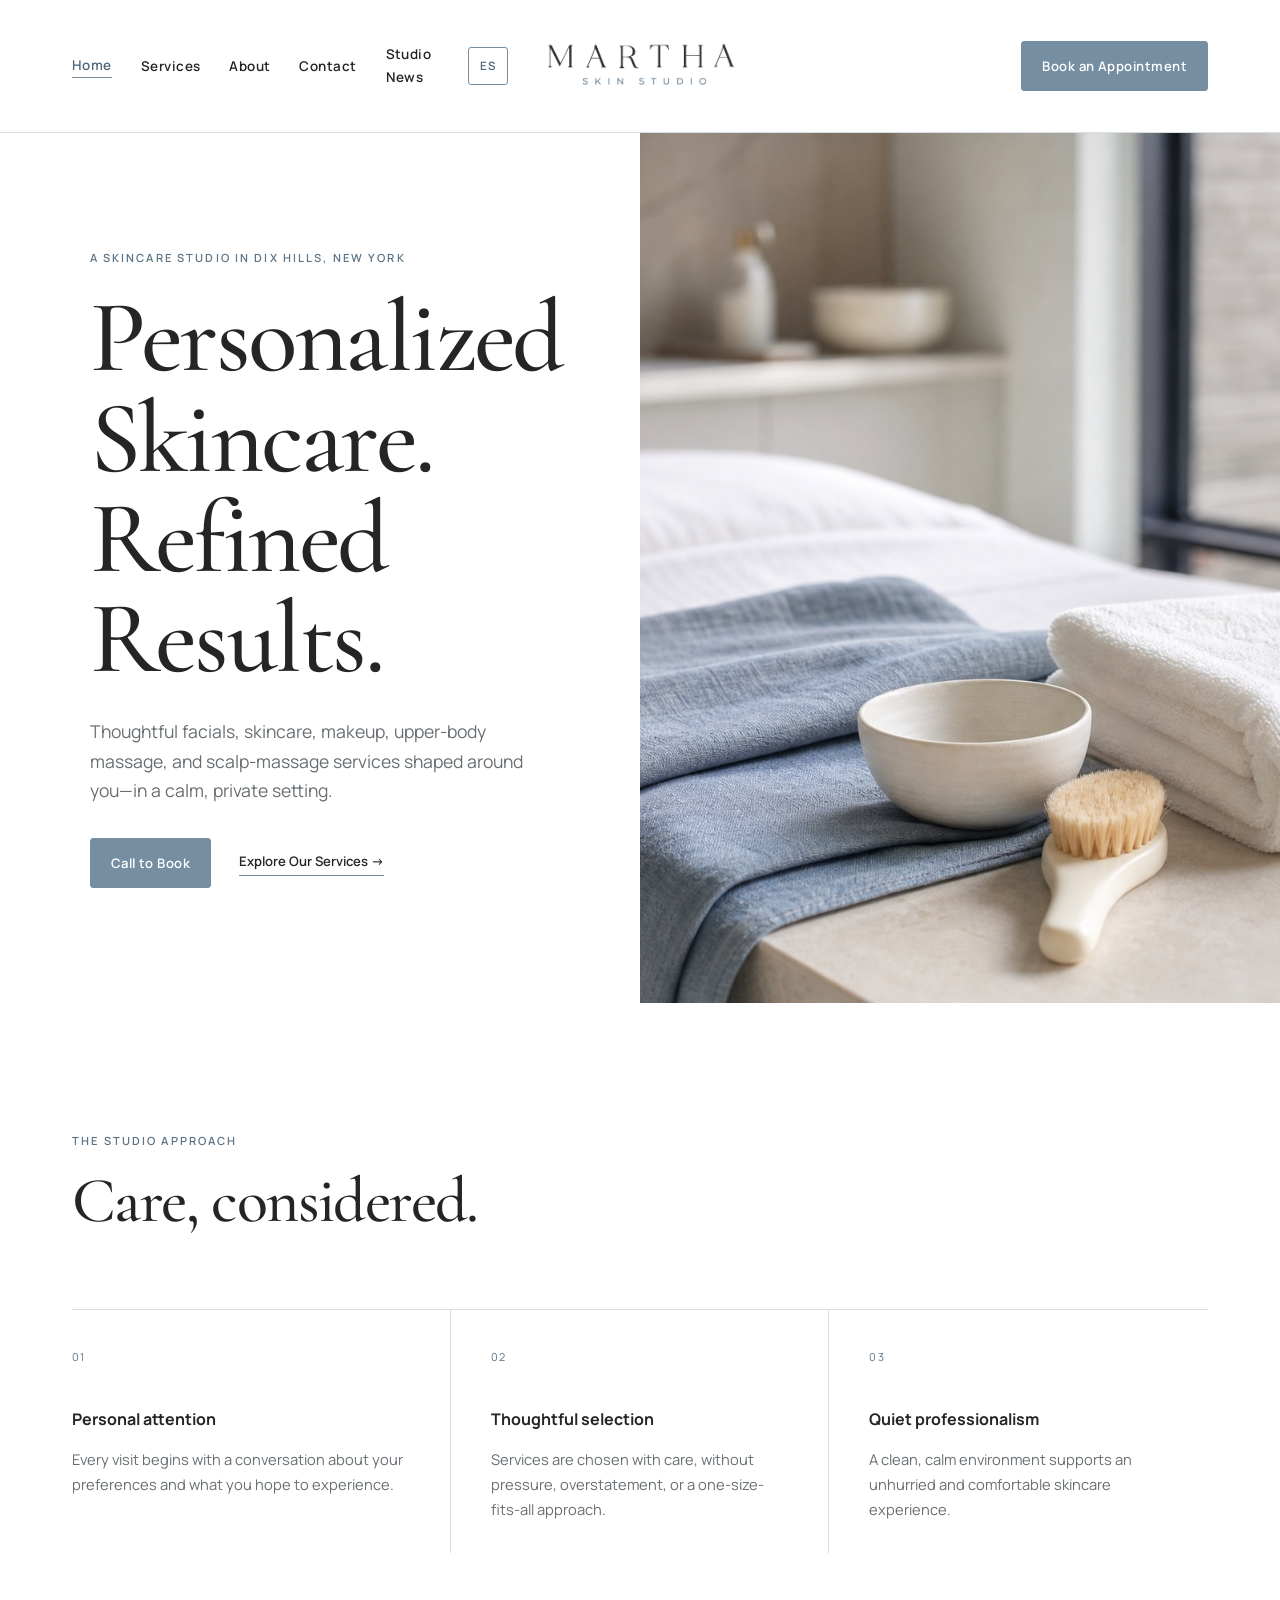
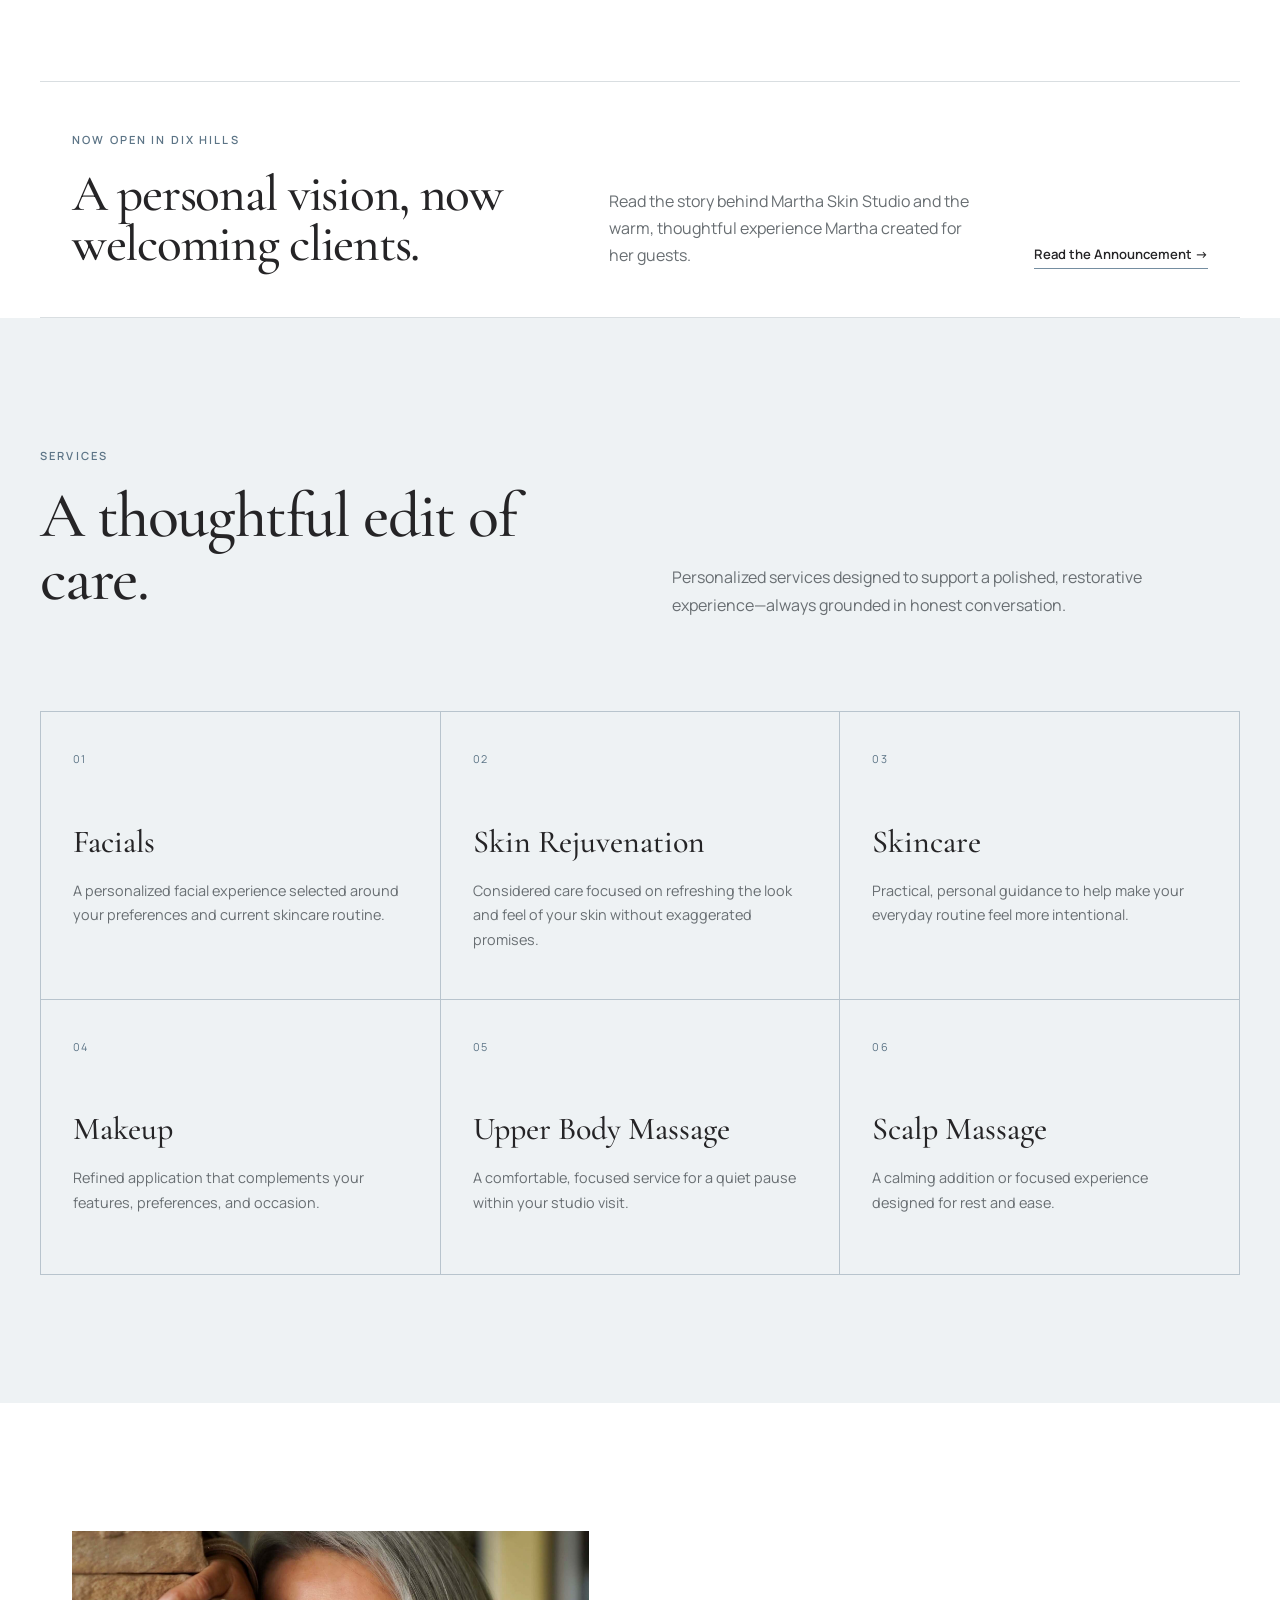
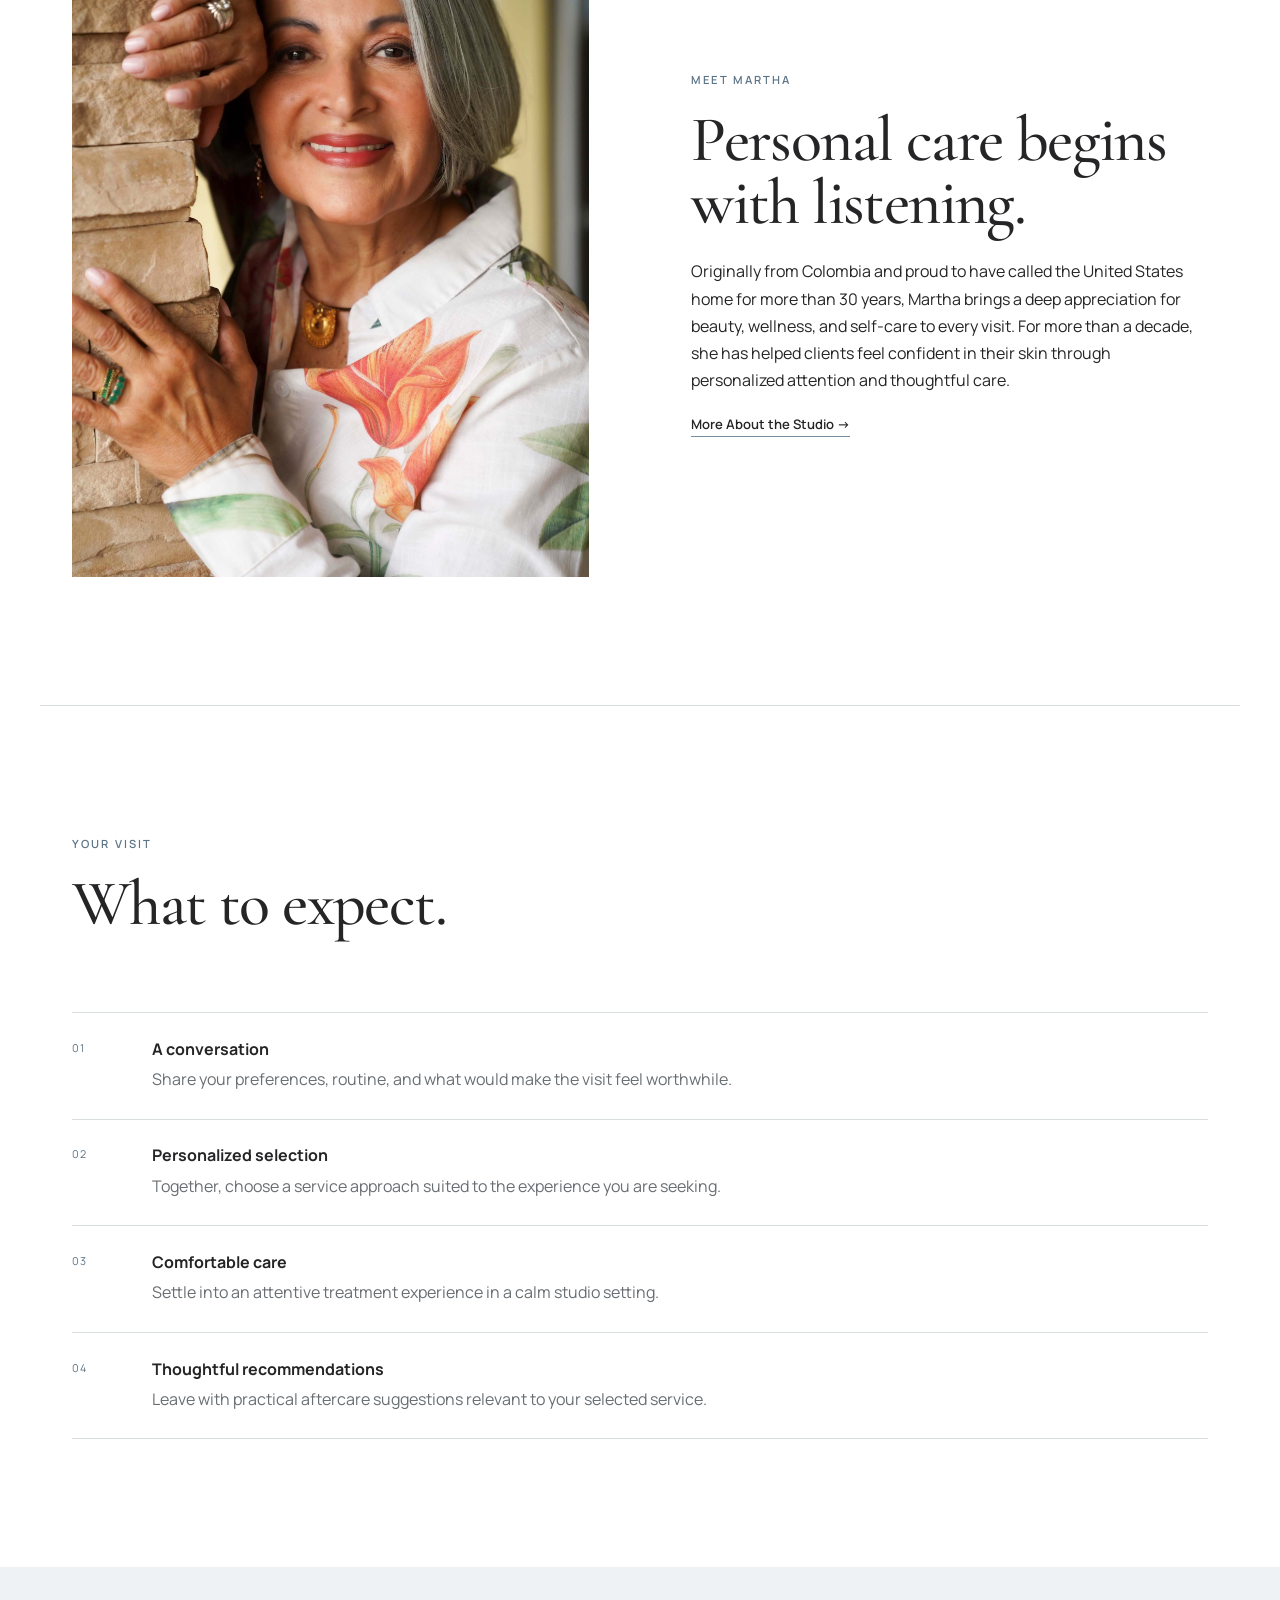
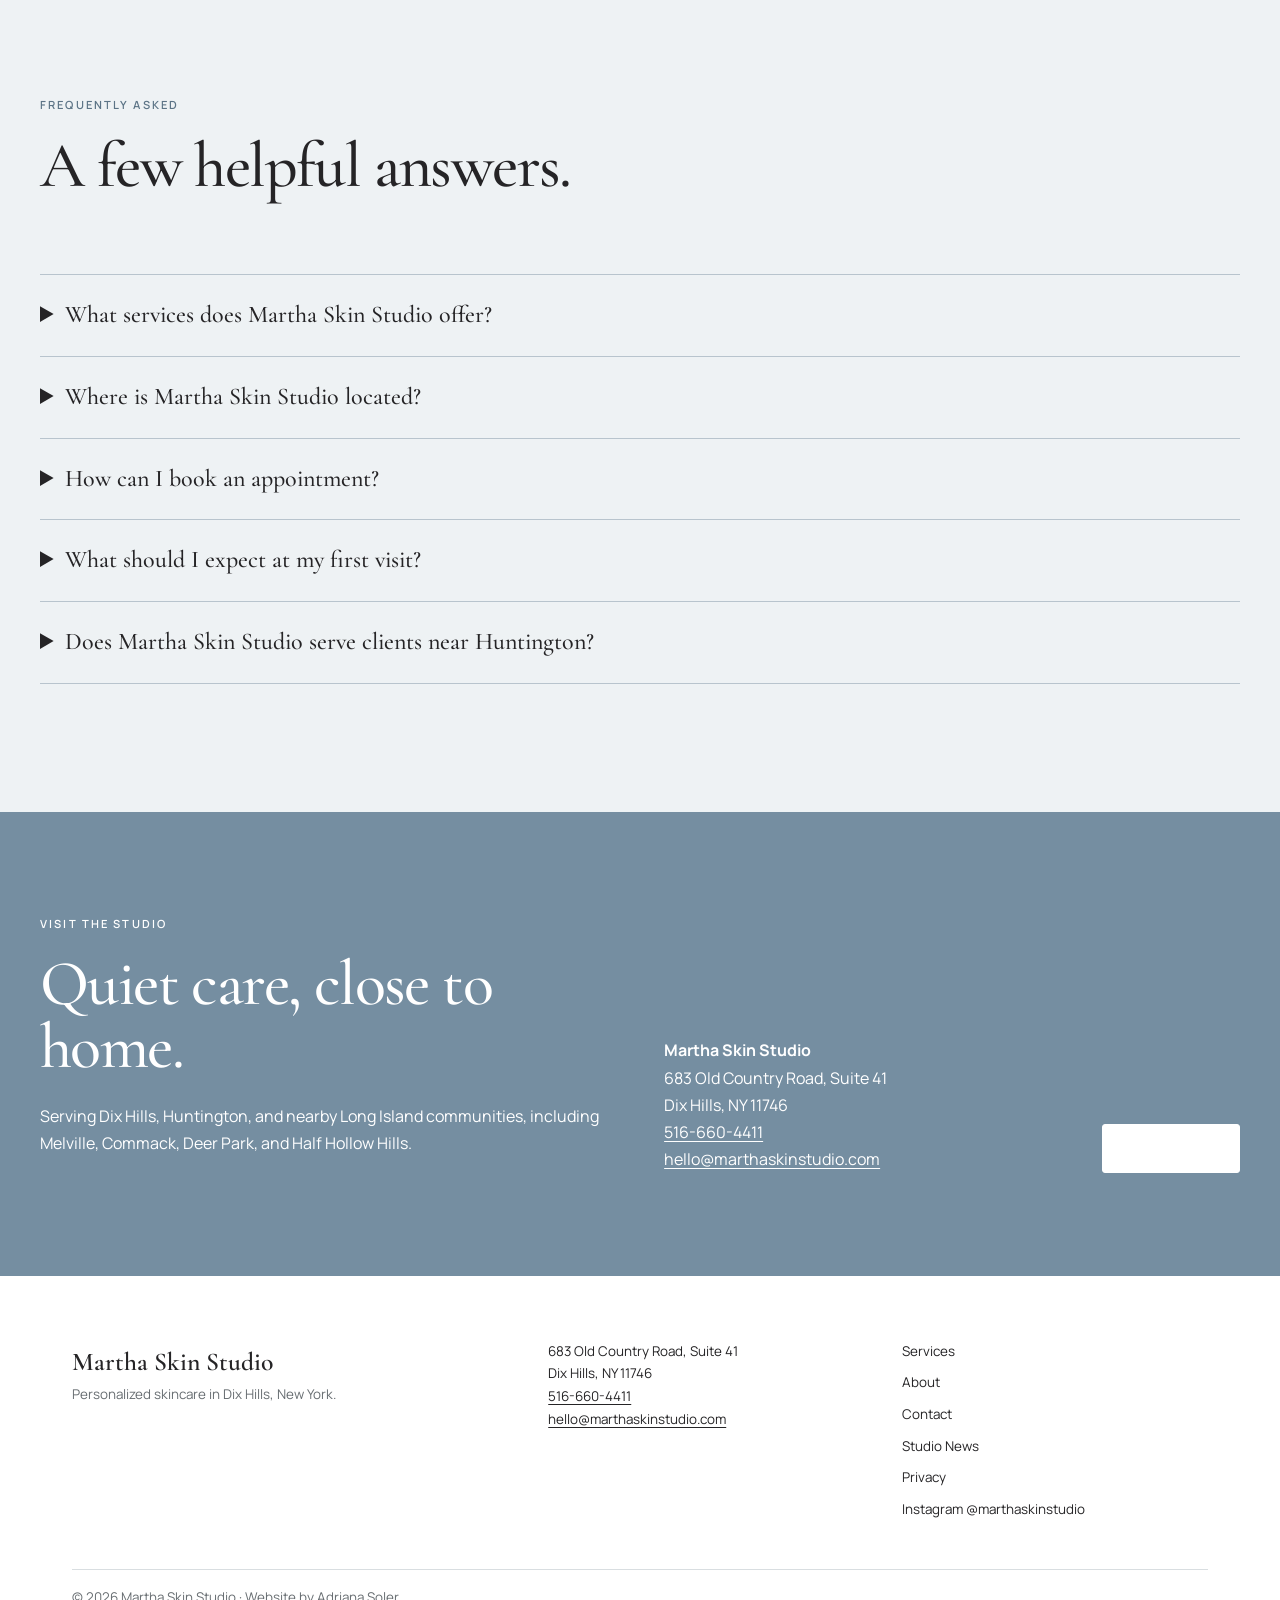
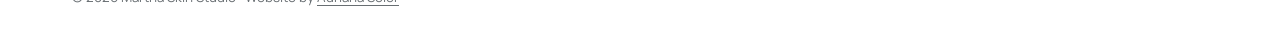
<file: index.html>
<!doctype html>
<html lang="en">
<head>
  <meta charset="utf-8">
  <meta name="viewport" content="width=device-width, initial-scale=1">
  <link rel="icon" type="image/png" sizes="512x512" href="assets/favicon.png">
  <link rel="apple-touch-icon" href="assets/favicon.png">
  <title>Martha Skin Studio | Facials &amp; Skincare in Dix Hills, NY</title>
  <meta name="description" content="Discover personalized facials, skincare, makeup, upper-body massage, and scalp-massage services at Martha Skin Studio in Dix Hills, New York.">
  <link rel="canonical" href="https://www.marthaskinstudio.com/">
  <meta property="og:type" content="website">
  <meta property="og:title" content="Martha Skin Studio | Facials &amp; Skincare in Dix Hills, NY">
  <meta property="og:description" content="Personalized skincare and thoughtful care in a calm Dix Hills studio.">
  <meta property="og:url" content="https://www.marthaskinstudio.com/">
  <meta property="og:image" content="https://www.marthaskinstudio.com/assets/hero-skincare.jpg">
  <meta name="twitter:card" content="summary_large_image">
  <meta name="twitter:title" content="Martha Skin Studio | Dix Hills, NY">
  <meta name="twitter:description" content="Personalized facials, skincare, makeup, and massage services in Dix Hills.">
  <meta name="twitter:image" content="https://www.marthaskinstudio.com/assets/hero-skincare.jpg">
  <link rel="preconnect" href="https://fonts.googleapis.com">
  <link rel="preconnect" href="https://fonts.gstatic.com" crossorigin>
  <link href="https://fonts.googleapis.com/css2?family=Cormorant+Garamond:wght@500;600&amp;family=Manrope:wght@400;500;600&amp;display=swap" rel="stylesheet">
  <link rel="stylesheet" href="styles.css?v=14">
  <script type="application/ld+json">
  {
    "@context": "https://schema.org",
    "@type": "LocalBusiness",
    "name": "Martha Skin Studio",
    "url": "https://www.marthaskinstudio.com/",
    "logo": "https://www.marthaskinstudio.com/assets/martha-skin-studio-logo.png",
    "image": "https://www.marthaskinstudio.com/assets/hero-skincare.jpg",
    "telephone": "+1-516-660-4411",
    "email": "hello@marthaskinstudio.com",
    "address": {
      "@type": "PostalAddress",
      "streetAddress": "683 Old Country Road, Suite 41",
      "addressLocality": "Dix Hills",
      "addressRegion": "NY",
      "postalCode": "11746",
      "addressCountry": "US"
    },
    "areaServed": ["Dix Hills, NY", "Huntington, NY", "Long Island, NY"],
    "sameAs": ["https://www.instagram.com/marthaskinstudio/"]
    ,"openingHoursSpecification": [
      {
        "@type": "OpeningHoursSpecification",
        "dayOfWeek": ["Tuesday", "Wednesday", "Thursday", "Friday", "Saturday"],
        "opens": "10:00",
        "closes": "19:00"
      }
    ]
  }
  </script>
  <script type="application/ld+json">
  {
    "@context": "https://schema.org",
    "@type": "FAQPage",
    "mainEntity": [
      {"@type":"Question","name":"What services does Martha Skin Studio offer?","acceptedAnswer":{"@type":"Answer","text":"Martha Skin Studio offers facials, skin rejuvenation, skincare, makeup, upper-body massage, and scalp massage."}},
      {"@type":"Question","name":"Where is Martha Skin Studio located?","acceptedAnswer":{"@type":"Answer","text":"Martha Skin Studio is located at 683 Old Country Road, Suite 41, in Dix Hills, New York."}},
      {"@type":"Question","name":"How can I book an appointment?","acceptedAnswer":{"@type":"Answer","text":"Call Martha Skin Studio at 516-660-4411 to book an appointment."}},
      {"@type":"Question","name":"What should I expect at my first visit?","acceptedAnswer":{"@type":"Answer","text":"Your visit begins with a conversation about your preferences, followed by thoughtful service selection, a comfortable treatment experience, and relevant aftercare recommendations."}},
      {"@type":"Question","name":"Does Martha Skin Studio serve clients near Huntington?","acceptedAnswer":{"@type":"Answer","text":"Yes. The Dix Hills studio welcomes guests from Huntington and nearby Long Island communities."}}
    ]
  }
  </script>
</head>
<body>
  <a class="skip-link" href="#main">Skip to content</a>
  <header class="site-header">
    <div class="header-inner">
      <button class="menu-toggle" type="button" aria-expanded="false" aria-controls="site-nav"><span class="menu-label">Menu</span><span aria-hidden="true">☰</span></button>
      <a class="brand" href="index.html" aria-label="Martha Skin Studio home">
        <img src="assets/martha-skin-studio-logo.png" alt="Martha Skin Studio" width="240" height="58">
      </a>
      <nav id="site-nav" class="site-nav" aria-label="Primary">
        <a aria-current="page" href="index.html">Home</a>
        <a href="services.html">Services</a>
        <a href="about.html">About</a>
        <a href="contact.html">Contact</a>
        <a href="studio-news.html">Studio News</a>
      </nav>
      <a class="button header-cta" href="tel:+15166604411">Book an Appointment</a>
    </div>
  </header>
  <main id="main">
    <section class="hero">
      <div class="hero-copy">
        <p class="eyebrow">A skincare studio in Dix Hills, New York</p>
        <h1>Personalized Skincare.<br>Refined Results.</h1>
        <p class="lede">Thoughtful facials, skincare, makeup, upper-body massage, and scalp-massage services shaped around you—in a calm, private setting.</p>
        <div class="actions"><a class="button" href="tel:+15166604411">Call to Book</a><a class="text-link" href="services.html">Explore Our Services <span aria-hidden="true">→</span></a></div>
      </div>
      <figure class="hero-media">
        <img src="assets/hero-skincare.jpg" alt="A serene, carefully prepared skincare treatment setting" width="1200" height="900" decoding="async">
      </figure>
    </section>

    <section class="section trust" aria-labelledby="trust-title">
      <div class="section-heading"><p class="eyebrow">The studio approach</p><h2 id="trust-title">Care, considered.</h2></div>
      <div class="three-up">
        <article><span>01</span><h3>Personal attention</h3><p>Every visit begins with a conversation about your preferences and what you hope to experience.</p></article>
        <article><span>02</span><h3>Thoughtful selection</h3><p>Services are chosen with care, without pressure, overstatement, or a one-size-fits-all approach.</p></article>
        <article><span>03</span><h3>Quiet professionalism</h3><p>A clean, calm environment supports an unhurried and comfortable skincare experience.</p></article>
      </div>
    </section>

    <aside class="studio-announcement" aria-label="Studio announcement">
      <div><p class="eyebrow">Now open in Dix Hills</p><h2>A personal vision, now welcoming clients.</h2></div>
      <p>Read the story behind Martha Skin Studio and the warm, thoughtful experience Martha created for her guests.</p>
      <a class="text-link" href="news.html">Read the Announcement <span aria-hidden="true">→</span></a>
    </aside>

    <section class="section services-preview" aria-labelledby="services-title">
      <div class="section-heading split"><div><p class="eyebrow">Services</p><h2 id="services-title">A thoughtful edit of care.</h2></div><p>Personalized services designed to support a polished, restorative experience—always grounded in honest conversation.</p></div>
      <div class="service-grid">
        <a href="services.html#facials"><span>01</span><h3>Facials</h3><p>A personalized facial experience selected around your preferences and current skincare routine.</p></a>
        <a href="services.html#skin-rejuvenation"><span>02</span><h3>Skin Rejuvenation</h3><p>Considered care focused on refreshing the look and feel of your skin without exaggerated promises.</p></a>
        <a href="services.html#skincare"><span>03</span><h3>Skincare</h3><p>Practical, personal guidance to help make your everyday routine feel more intentional.</p></a>
        <a href="services.html#makeup"><span>04</span><h3>Makeup</h3><p>Refined application that complements your features, preferences, and occasion.</p></a>
        <a href="services.html#upper-body-massage"><span>05</span><h3>Upper Body Massage</h3><p>A comfortable, focused service for a quiet pause within your studio visit.</p></a>
        <a href="services.html#scalp-massage"><span>06</span><h3>Scalp Massage</h3><p>A calming addition or focused experience designed for rest and ease.</p></a>
      </div>
    </section>

    <section class="section about-preview">
      <figure><img src="assets/martha-portrait.jpg" alt="Portrait of Martha, founder of Martha Skin Studio" width="800" height="1000" loading="lazy" decoding="async"></figure>
      <div class="narrow-copy"><p class="eyebrow">Meet Martha</p><h2>Personal care begins with listening.</h2>
        <p>Originally from Colombia and proud to have called the United States home for more than 30 years, Martha brings a deep appreciation for beauty, wellness, and self-care to every visit. For more than a decade, she has helped clients feel confident in their skin through personalized attention and thoughtful care.</p>
        <a class="text-link" href="about.html">More About the Studio <span aria-hidden="true">→</span></a>
      </div>
    </section>

    <section class="section experience" aria-labelledby="experience-title">
      <div class="section-heading"><p class="eyebrow">Your visit</p><h2 id="experience-title">What to expect.</h2></div>
      <ol class="steps">
        <li><span>01</span><div><h3>A conversation</h3><p>Share your preferences, routine, and what would make the visit feel worthwhile.</p></div></li>
        <li><span>02</span><div><h3>Personalized selection</h3><p>Together, choose a service approach suited to the experience you are seeking.</p></div></li>
        <li><span>03</span><div><h3>Comfortable care</h3><p>Settle into an attentive treatment experience in a calm studio setting.</p></div></li>
        <li><span>04</span><div><h3>Thoughtful recommendations</h3><p>Leave with practical aftercare suggestions relevant to your selected service.</p></div></li>
      </ol>
    </section>

    <section class="section faq" aria-labelledby="faq-title">
      <div class="section-heading"><p class="eyebrow">Frequently asked</p><h2 id="faq-title">A few helpful answers.</h2></div>
      <div class="faq-list">
        <details><summary>What services does Martha Skin Studio offer?</summary><p>Facials, skin rejuvenation, skincare, makeup, upper-body massage, and scalp massage.</p></details>
        <details><summary>Where is Martha Skin Studio located?</summary><p>683 Old Country Road, Suite 41, in Dix Hills, New York.</p></details>
        <details><summary>How can I book an appointment?</summary><p>Call Martha Skin Studio at <a href="tel:+15166604411">516-660-4411</a> to book.</p></details>
        <details><summary>What should I expect at my first visit?</summary><p>A conversation about your preferences, thoughtful service selection, a comfortable treatment experience, and relevant aftercare recommendations.</p></details>
        <details><summary>Does Martha Skin Studio serve clients near Huntington?</summary><p>Yes. The Dix Hills studio welcomes guests from Huntington and nearby Long Island communities.</p></details>
      </div>
    </section>

    <section class="local-contact">
      <div><p class="eyebrow">Visit the studio</p><h2>Quiet care, close to home.</h2><p>Serving Dix Hills, Huntington, and nearby Long Island communities, including Melville, Commack, Deer Park, and Half Hollow Hills.</p></div>
      <address><strong>Martha Skin Studio</strong><br>683 Old Country Road, Suite 41<br>Dix Hills, NY 11746<br><a href="tel:+15166604411">516-660-4411</a><br><a href="mailto:hello@marthaskinstudio.com">hello@marthaskinstudio.com</a></address>
      <!-- REPLACE THE GOOGLE MAPS SEARCH URL BELOW WITH THE VERIFIED BUSINESS LISTING URL -->
      <a class="button button-light" href="https://www.google.com/maps/search/?api=1&amp;query=683+Old+Country+Road+Suite+41+Dix+Hills+NY+11746" rel="noopener">Get Directions</a>
    </section>
  </main>
  <footer class="site-footer">
    <div class="footer-brand"><strong>Martha Skin Studio</strong><p>Personalized skincare in Dix Hills, New York.</p></div>
    <address>683 Old Country Road, Suite 41<br>Dix Hills, NY 11746<br><a href="tel:+15166604411">516-660-4411</a><br><a href="mailto:hello@marthaskinstudio.com">hello@marthaskinstudio.com</a></address>
    <nav aria-label="Footer"><a href="services.html">Services</a><a href="about.html">About</a><a href="contact.html">Contact</a><a href="studio-news.html">Studio News</a><a href="privacy.html">Privacy</a><a href="https://www.instagram.com/marthaskinstudio/" rel="noopener" target="_blank">Instagram @marthaskinstudio</a></nav>
    <p class="copyright">© <span data-year>2026</span> Martha Skin Studio <span aria-hidden="true">·</span> Website by <a href="https://adrianasoler.com" rel="noopener" target="_blank">Adriana Soler</a></p>
  </footer>
  <script src="script.js?v=12" defer></script>
</body>
</html>
</file>
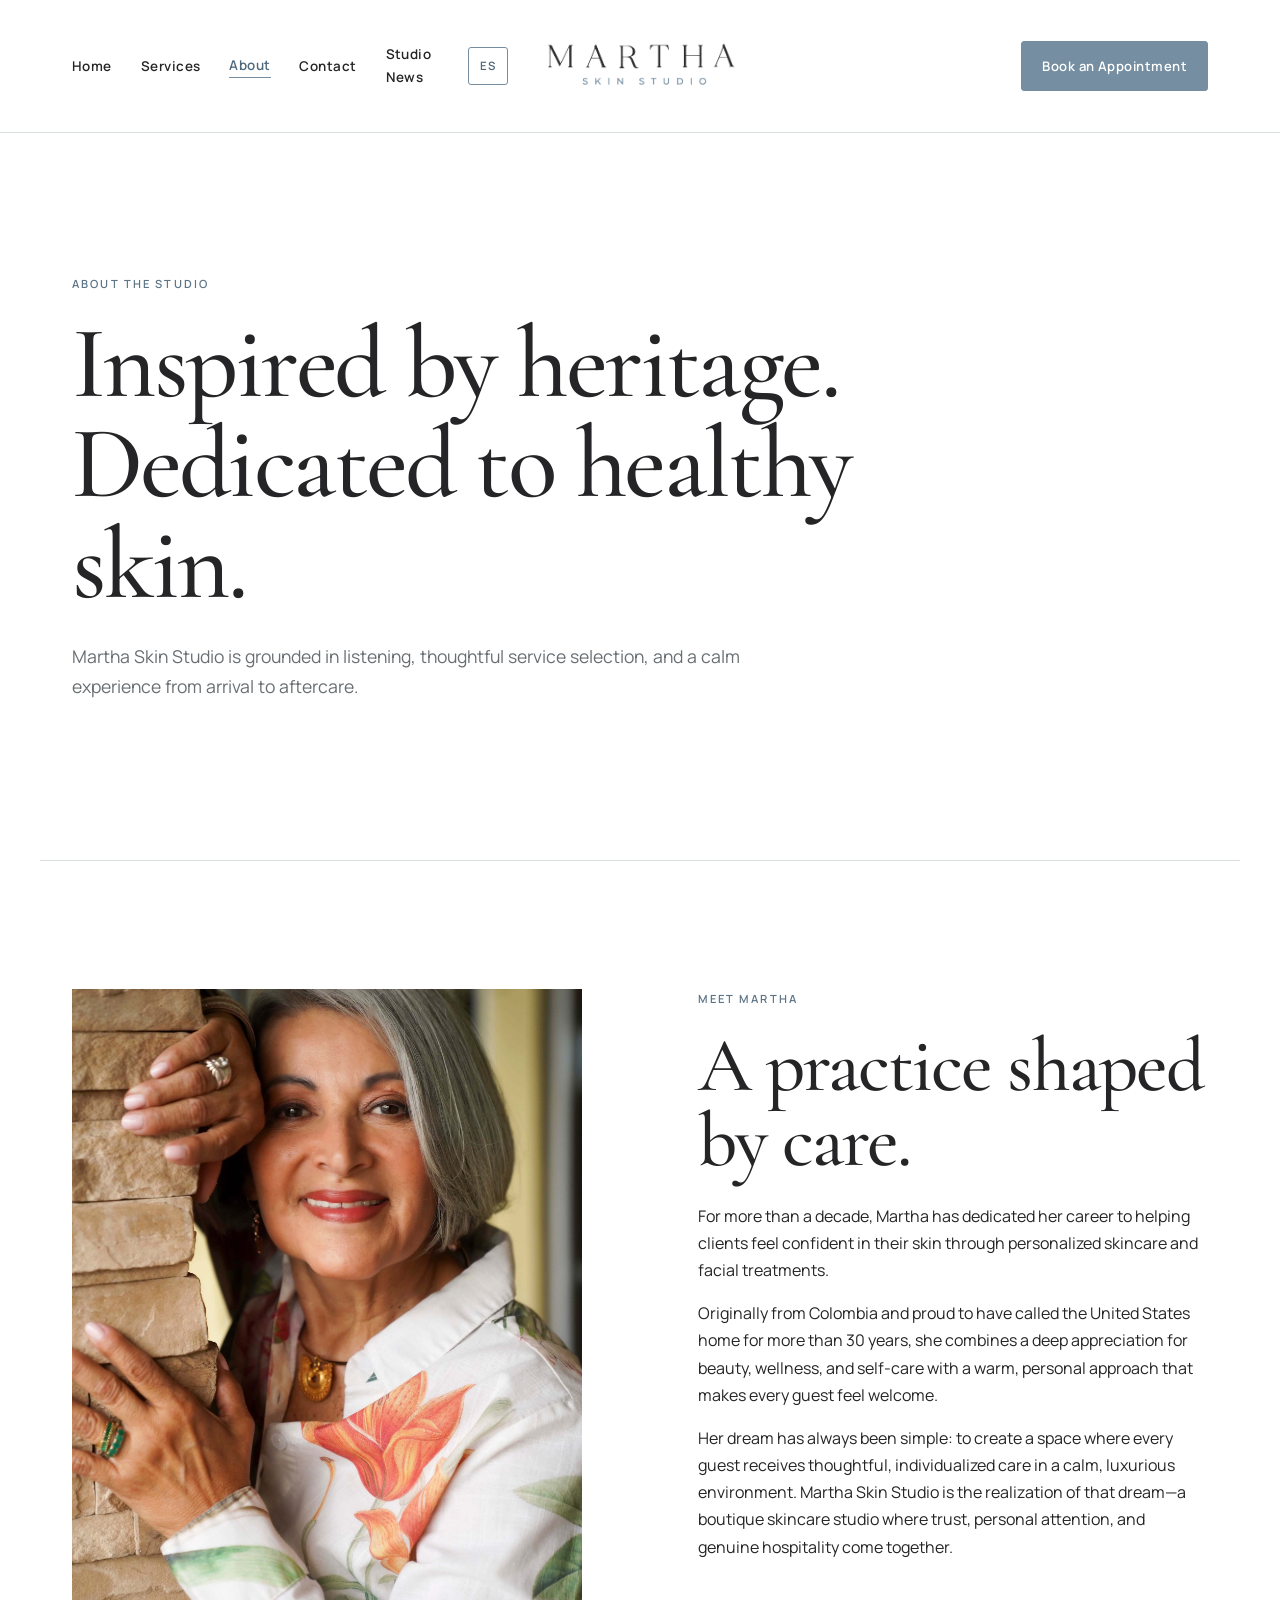
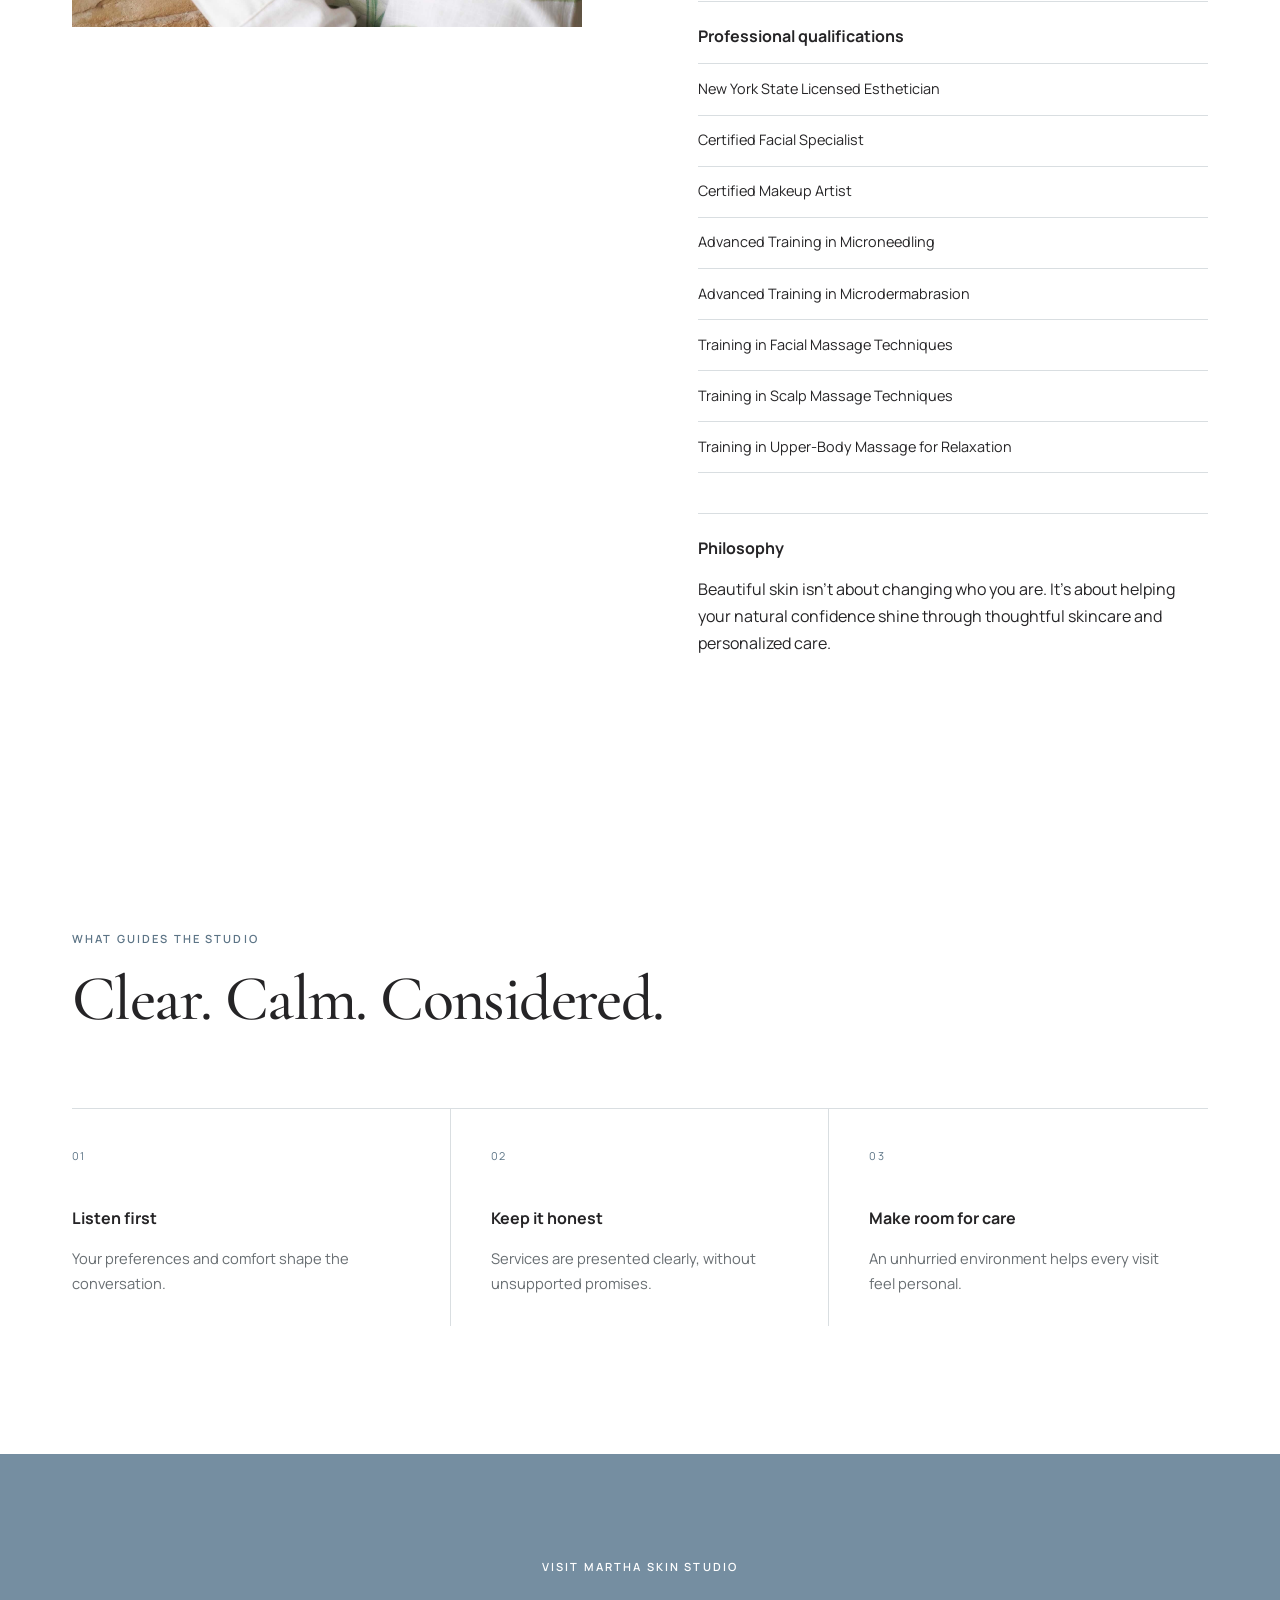
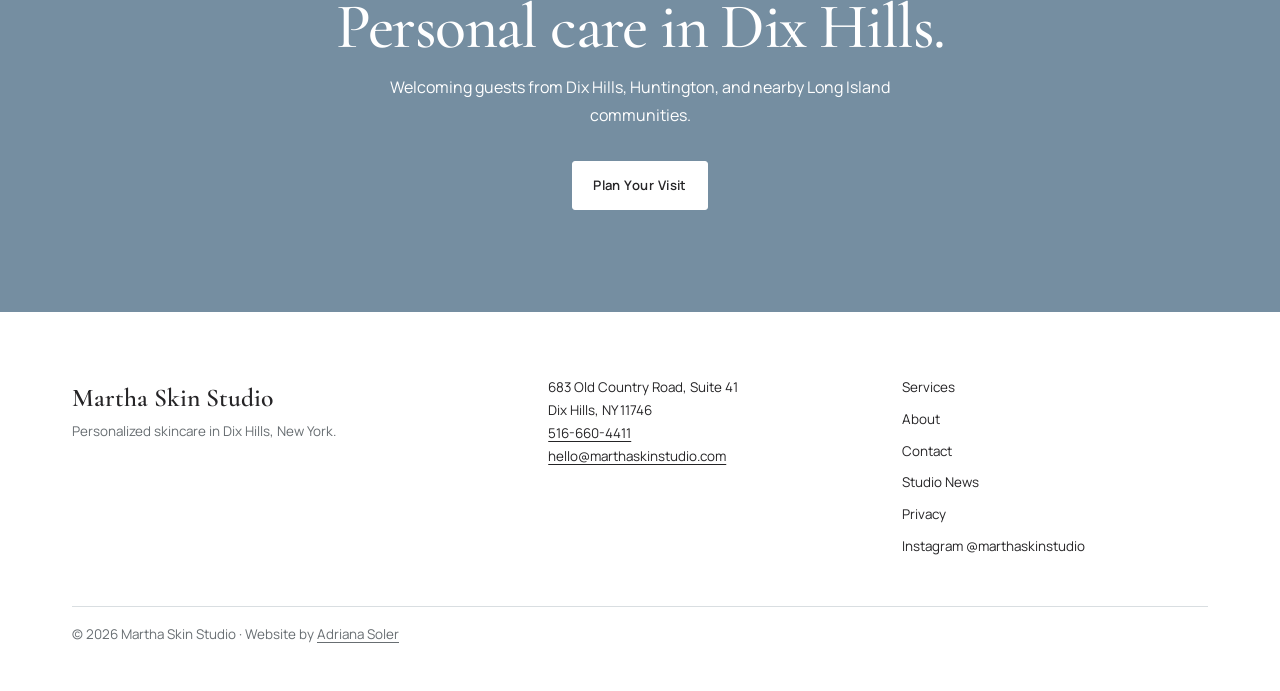
<file: about.html>
<!doctype html>
<html lang="en"><head>
  <meta charset="utf-8"><meta name="viewport" content="width=device-width, initial-scale=1">
  <link rel="icon" type="image/png" sizes="512x512" href="assets/favicon.png"><link rel="apple-touch-icon" href="assets/favicon.png">
  <title>About Martha Skin Studio | Dix Hills, NY</title><meta name="description" content="Learn about the thoughtful, personal approach behind Martha Skin Studio, a calm skincare studio in Dix Hills, New York.">
  <link rel="canonical" href="https://www.marthaskinstudio.com/about.html">
  <meta property="og:type" content="website"><meta property="og:title" content="About Martha Skin Studio"><meta property="og:description" content="Personal attention and thoughtful skincare in Dix Hills, NY."><meta property="og:url" content="https://www.marthaskinstudio.com/about.html"><meta property="og:image" content="https://www.marthaskinstudio.com/assets/martha-portrait.jpg">
  <meta name="twitter:card" content="summary_large_image"><meta name="twitter:title" content="About Martha Skin Studio"><meta name="twitter:description" content="A calm, thoughtful approach to personal skincare."><meta name="twitter:image" content="https://www.marthaskinstudio.com/assets/martha-portrait.jpg">
  <link rel="preconnect" href="https://fonts.googleapis.com"><link rel="preconnect" href="https://fonts.gstatic.com" crossorigin><link href="https://fonts.googleapis.com/css2?family=Cormorant+Garamond:wght@500;600&amp;family=Manrope:wght@400;500;600&amp;display=swap" rel="stylesheet"><link rel="stylesheet" href="styles.css?v=12">
</head><body><a class="skip-link" href="#main">Skip to content</a>
<header class="site-header"><div class="header-inner"><button class="menu-toggle" type="button" aria-expanded="false" aria-controls="site-nav"><span class="menu-label">Menu</span><span aria-hidden="true">☰</span></button><a class="brand" href="index.html" aria-label="Martha Skin Studio home"><img src="assets/martha-skin-studio-logo.png" alt="Martha Skin Studio" width="240" height="58"></a><nav id="site-nav" class="site-nav" aria-label="Primary"><a href="index.html">Home</a><a href="services.html">Services</a><a aria-current="page" href="about.html">About</a><a href="contact.html">Contact</a><a href="studio-news.html">Studio News</a></nav><a class="button header-cta" href="tel:+15166604411">Book an Appointment</a></div></header>
<main id="main">
  <section class="page-hero"><p class="eyebrow">About the studio</p><h1>Inspired by heritage. Dedicated to healthy skin.</h1><p>Martha Skin Studio is grounded in listening, thoughtful service selection, and a calm experience from arrival to aftercare.</p></section>
  <section class="editorial-about"><figure><img src="assets/martha-portrait.jpg" alt="Portrait of Martha, founder of Martha Skin Studio" width="800" height="1000" decoding="async"></figure><div>
    <p class="eyebrow">Meet Martha</p><h2>A practice shaped by care.</h2>
    <p>For more than a decade, Martha has dedicated her career to helping clients feel confident in their skin through personalized skincare and facial treatments.</p>
    <p>Originally from Colombia and proud to have called the United States home for more than 30 years, she combines a deep appreciation for beauty, wellness, and self-care with a warm, personal approach that makes every guest feel welcome.</p>
    <p>Her dream has always been simple: to create a space where every guest receives thoughtful, individualized care in a calm, luxurious environment. Martha Skin Studio is the realization of that dream—a boutique skincare studio where trust, personal attention, and genuine hospitality come together.</p>
    <div class="fact-block"><h3>Professional qualifications</h3>
      <ul class="qualification-list">
        <li>New York State Licensed Esthetician</li>
        <li>Certified Facial Specialist</li>
        <li>Certified Makeup Artist</li>
        <li>Advanced Training in Microneedling</li>
        <li>Advanced Training in Microdermabrasion</li>
        <li>Training in Facial Massage Techniques</li>
        <li>Training in Scalp Massage Techniques</li>
        <li>Training in Upper-Body Massage for Relaxation</li>
      </ul>
    </div>
    <div class="fact-block"><h3>Philosophy</h3><p>Beautiful skin isn’t about changing who you are. It’s about helping your natural confidence shine through thoughtful skincare and personalized care.</p></div>
  </div></section>
  <section class="section values"><div class="section-heading"><p class="eyebrow">What guides the studio</p><h2>Clear. Calm. Considered.</h2></div><div class="three-up"><article><span>01</span><h3>Listen first</h3><p>Your preferences and comfort shape the conversation.</p></article><article><span>02</span><h3>Keep it honest</h3><p>Services are presented clearly, without unsupported promises.</p></article><article><span>03</span><h3>Make room for care</h3><p>An unhurried environment helps every visit feel personal.</p></article></div></section>
  <section class="cta-band"><p class="eyebrow">Visit Martha Skin Studio</p><h2>Personal care in Dix Hills.</h2><p>Welcoming guests from Dix Hills, Huntington, and nearby Long Island communities.</p><a class="button button-light" href="contact.html">Plan Your Visit</a></section>
</main>
<footer class="site-footer"><div class="footer-brand"><strong>Martha Skin Studio</strong><p>Personalized skincare in Dix Hills, New York.</p></div><address>683 Old Country Road, Suite 41<br>Dix Hills, NY 11746<br><a href="tel:+15166604411">516-660-4411</a><br><a href="mailto:hello@marthaskinstudio.com">hello@marthaskinstudio.com</a></address><nav aria-label="Footer"><a href="services.html">Services</a><a href="about.html">About</a><a href="contact.html">Contact</a><a href="studio-news.html">Studio News</a><a href="privacy.html">Privacy</a><a href="https://www.instagram.com/marthaskinstudio/" rel="noopener" target="_blank">Instagram @marthaskinstudio</a></nav><p class="copyright">© <span data-year>2026</span> Martha Skin Studio <span aria-hidden="true">·</span> Website by <a href="https://adrianasoler.com" rel="noopener" target="_blank">Adriana Soler</a></p></footer><script src="script.js?v=12" defer></script>
</body></html>
</file>
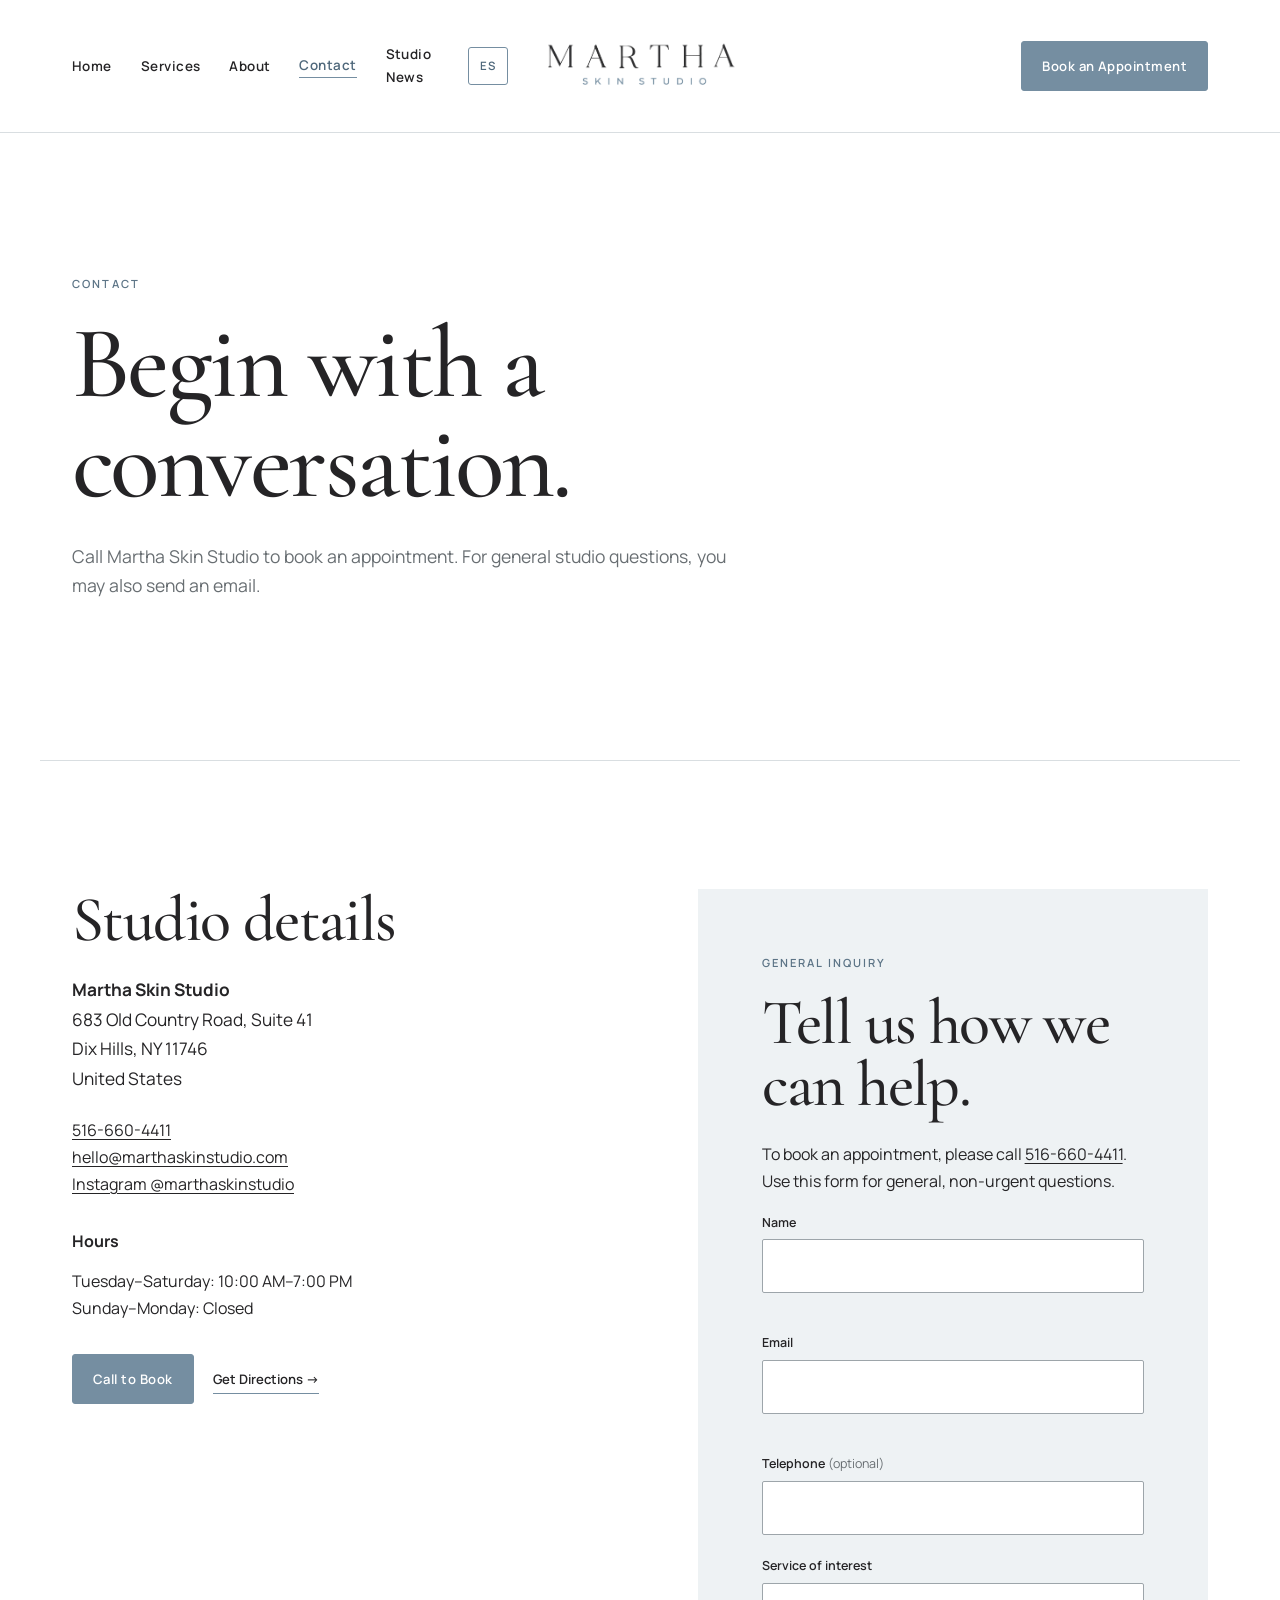
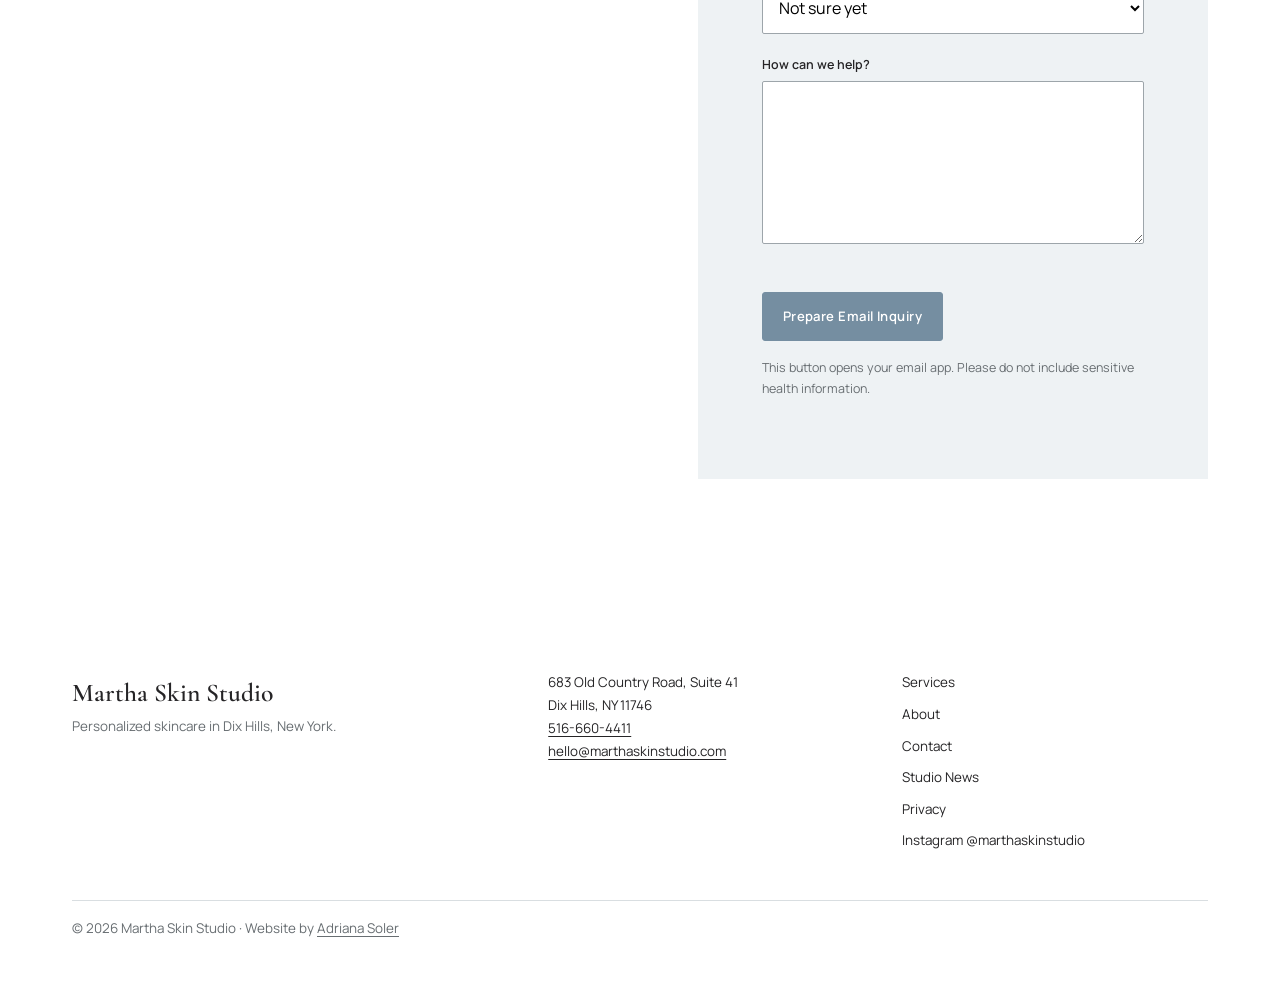
<file: contact.html>
<!doctype html>
<html lang="en"><head>
  <meta charset="utf-8"><meta name="viewport" content="width=device-width, initial-scale=1">
  <link rel="icon" type="image/png" sizes="512x512" href="assets/favicon.png"><link rel="apple-touch-icon" href="assets/favicon.png">
  <title>Contact Martha Skin Studio | Dix Hills, NY</title><meta name="description" content="Contact Martha Skin Studio at 683 Old Country Road, Suite 41, in Dix Hills, NY, to inquire about personalized skincare, makeup, and massage services.">
  <link rel="canonical" href="https://www.marthaskinstudio.com/contact.html">
  <meta property="og:type" content="website"><meta property="og:title" content="Contact Martha Skin Studio"><meta property="og:description" content="Get in touch with Martha Skin Studio in Dix Hills, New York."><meta property="og:url" content="https://www.marthaskinstudio.com/contact.html"><meta property="og:image" content="https://www.marthaskinstudio.com/assets/hero-skincare.jpg">
  <meta name="twitter:card" content="summary_large_image"><meta name="twitter:title" content="Contact Martha Skin Studio"><meta name="twitter:description" content="Appointment inquiries and studio details."><meta name="twitter:image" content="https://www.marthaskinstudio.com/assets/hero-skincare.jpg">
  <link rel="preconnect" href="https://fonts.googleapis.com"><link rel="preconnect" href="https://fonts.gstatic.com" crossorigin><link href="https://fonts.googleapis.com/css2?family=Cormorant+Garamond:wght@500;600&amp;family=Manrope:wght@400;500;600&amp;display=swap" rel="stylesheet"><link rel="stylesheet" href="styles.css?v=12">
</head><body><a class="skip-link" href="#main">Skip to content</a>
<header class="site-header"><div class="header-inner"><button class="menu-toggle" type="button" aria-expanded="false" aria-controls="site-nav"><span class="menu-label">Menu</span><span aria-hidden="true">☰</span></button><a class="brand" href="index.html" aria-label="Martha Skin Studio home"><img src="assets/martha-skin-studio-logo.png" alt="Martha Skin Studio" width="240" height="58"></a><nav id="site-nav" class="site-nav" aria-label="Primary"><a href="index.html">Home</a><a href="services.html">Services</a><a href="about.html">About</a><a aria-current="page" href="contact.html">Contact</a><a href="studio-news.html">Studio News</a></nav><a class="button header-cta" href="tel:+15166604411">Book an Appointment</a></div></header>
<main id="main">
  <section class="page-hero"><p class="eyebrow">Contact</p><h1>Begin with a conversation.</h1><p>Call Martha Skin Studio to book an appointment. For general studio questions, you may also send an email.</p></section>
  <section class="contact-layout">
    <div class="contact-details"><h2>Studio details</h2><address><strong>Martha Skin Studio</strong><br>683 Old Country Road, Suite 41<br>Dix Hills, NY 11746<br>United States</address><p><a href="tel:+15166604411">516-660-4411</a><br><a href="mailto:hello@marthaskinstudio.com">hello@marthaskinstudio.com</a><br><a href="https://www.instagram.com/marthaskinstudio/" rel="noopener" target="_blank">Instagram @marthaskinstudio</a></p>
      <div class="hours"><h3>Hours</h3><p>Tuesday–Saturday: 10:00 AM–7:00 PM<br>Sunday–Monday: Closed</p></div>
      <a class="button" href="tel:+15166604411">Call to Book</a>
      <!-- REPLACE THE GOOGLE MAPS SEARCH URL BELOW WITH THE VERIFIED BUSINESS LISTING URL -->
      <a class="text-link directions-link" href="https://www.google.com/maps/search/?api=1&amp;query=683+Old+Country+Road+Suite+41+Dix+Hills+NY+11746" rel="noopener">Get Directions <span aria-hidden="true">→</span></a>
    </div>
    <div class="form-panel"><p class="eyebrow">General inquiry</p><h2>Tell us how we can help.</h2><p>To book an appointment, please call <a href="tel:+15166604411">516-660-4411</a>. Use this form for general, non-urgent questions.</p>
      <!-- STATIC SITE NOTE: Connect this form to a verified form provider or serverless endpoint before enabling submission. -->
      <form id="inquiry-form" novalidate>
        <div class="field"><label for="name">Name</label><input id="name" name="name" autocomplete="name" required><span class="error" id="name-error"></span></div>
        <div class="field"><label for="email">Email</label><input id="email" name="email" type="email" autocomplete="email" required><span class="error" id="email-error"></span></div>
        <div class="field"><label for="phone">Telephone <span>(optional)</span></label><input id="phone" name="phone" type="tel" autocomplete="tel"></div>
        <div class="field"><label for="service">Service of interest</label><select id="service" name="service"><option value="">Not sure yet</option><option>Facials</option><option>Skin Rejuvenation</option><option>Skincare</option><option>Makeup</option><option>Upper Body Massage</option><option>Scalp Massage</option></select></div>
        <div class="field"><label for="message">How can we help?</label><textarea id="message" name="message" rows="5" required></textarea><span class="error" id="message-error"></span></div>
        <button class="button" type="submit">Prepare Email Inquiry</button><p class="form-note">This button opens your email app. Please do not include sensitive health information.</p>
        <p class="form-status" role="status" aria-live="polite"></p>
      </form>
    </div>
  </section>
</main>
<footer class="site-footer"><div class="footer-brand"><strong>Martha Skin Studio</strong><p>Personalized skincare in Dix Hills, New York.</p></div><address>683 Old Country Road, Suite 41<br>Dix Hills, NY 11746<br><a href="tel:+15166604411">516-660-4411</a><br><a href="mailto:hello@marthaskinstudio.com">hello@marthaskinstudio.com</a></address><nav aria-label="Footer"><a href="services.html">Services</a><a href="about.html">About</a><a href="contact.html">Contact</a><a href="studio-news.html">Studio News</a><a href="privacy.html">Privacy</a><a href="https://www.instagram.com/marthaskinstudio/" rel="noopener" target="_blank">Instagram @marthaskinstudio</a></nav><p class="copyright">© <span data-year>2026</span> Martha Skin Studio <span aria-hidden="true">·</span> Website by <a href="https://adrianasoler.com" rel="noopener" target="_blank">Adriana Soler</a></p></footer><script src="script.js?v=12" defer></script>
</body></html>
</file>
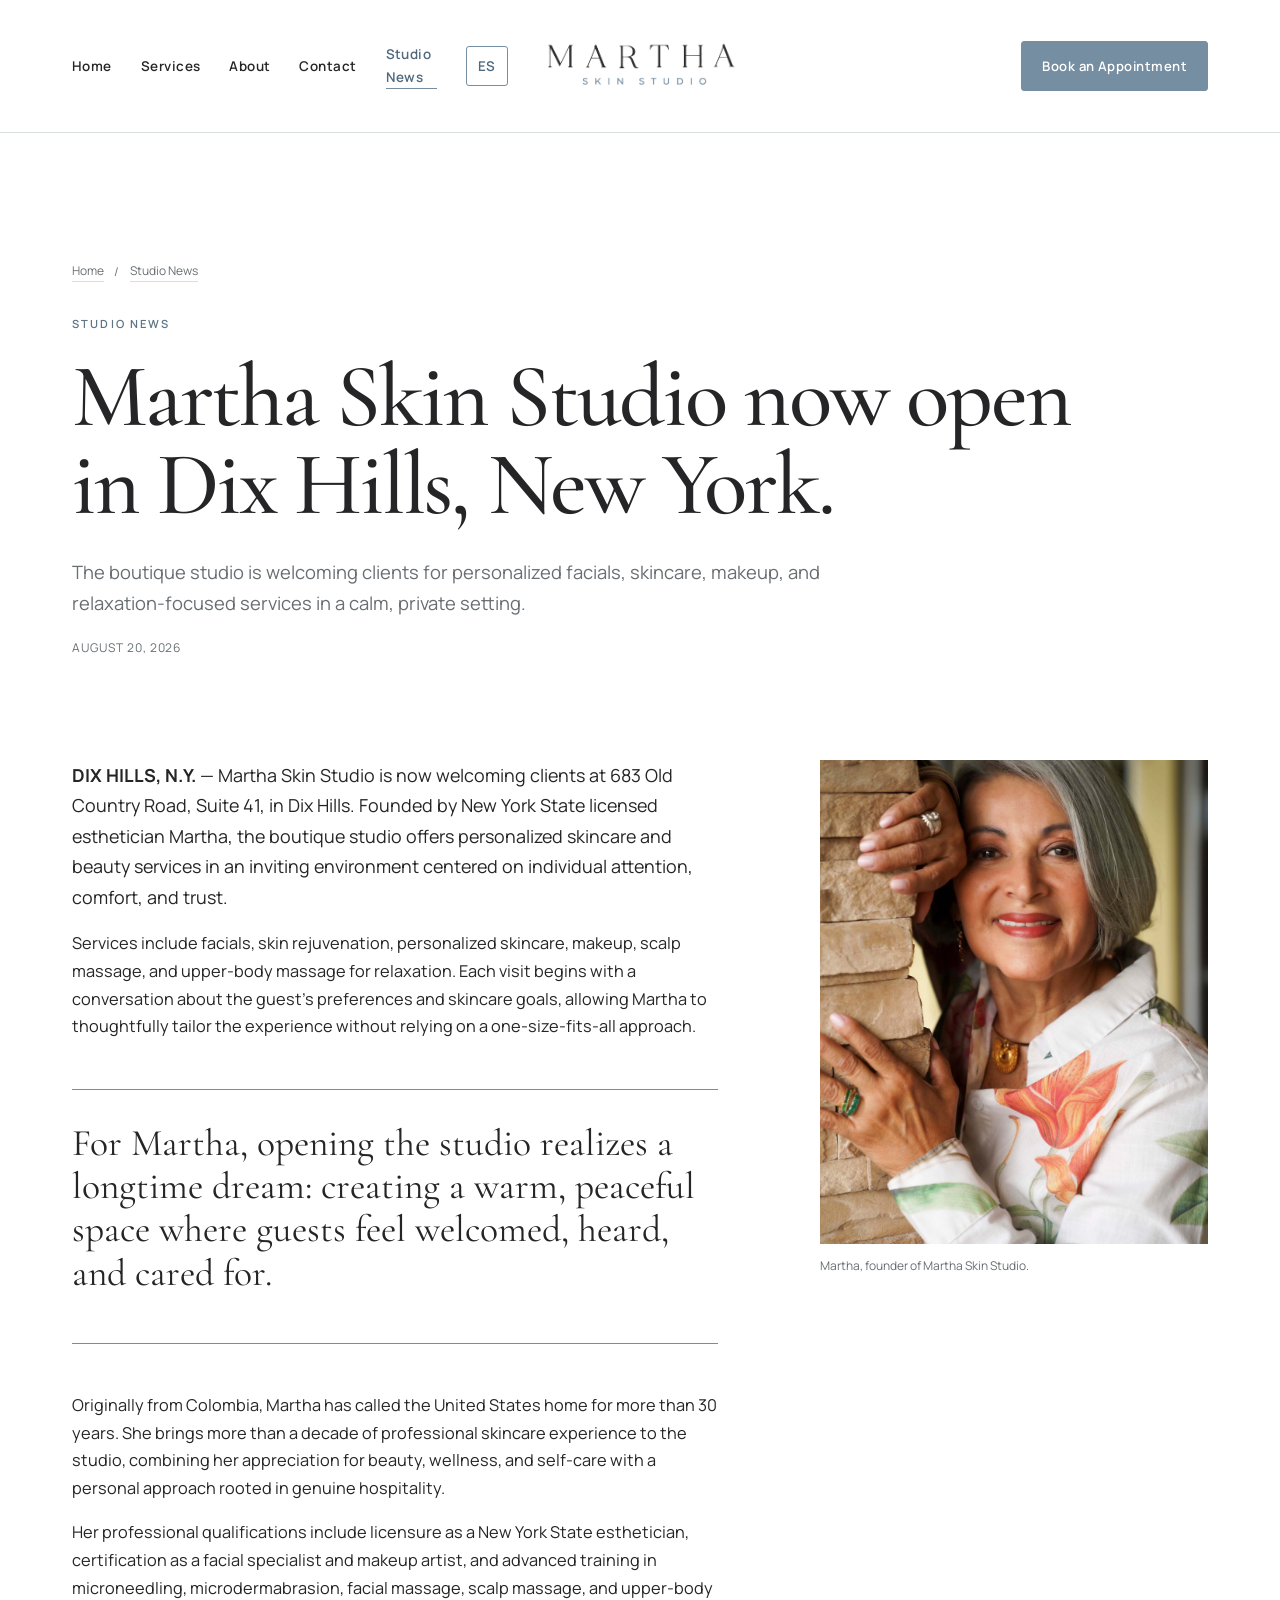
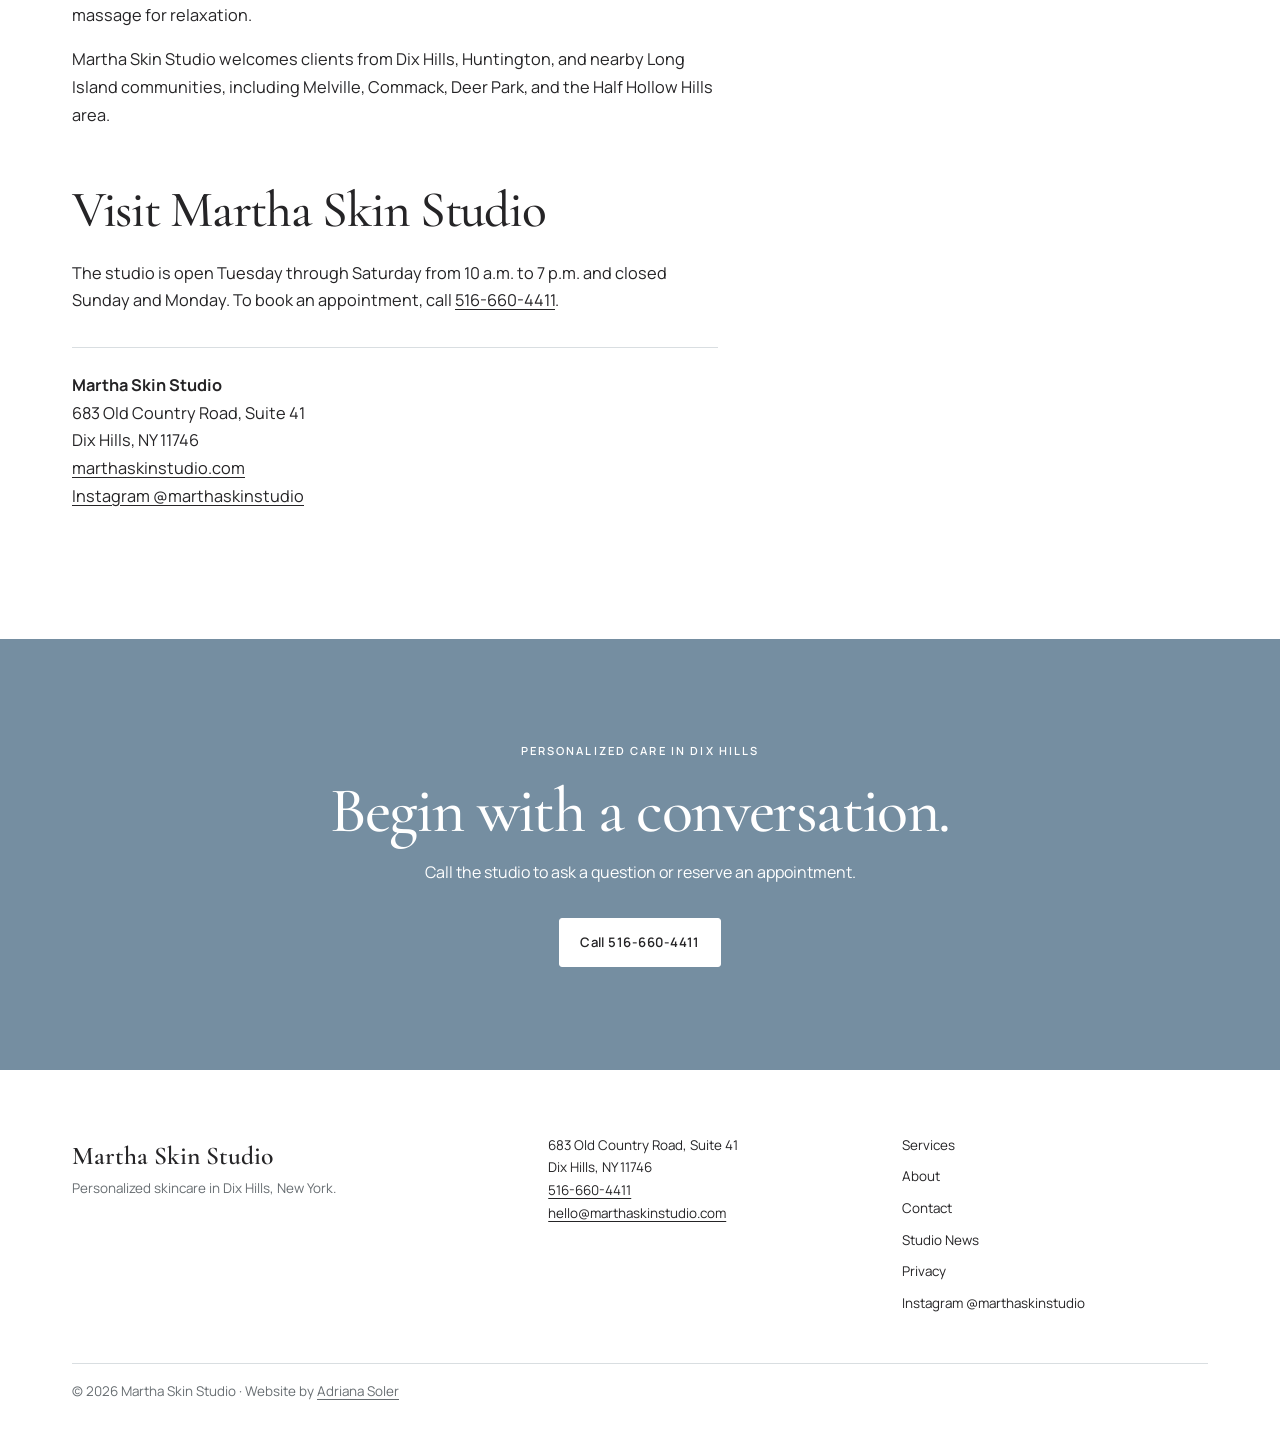
<file: news.html>
<!doctype html>
<html lang="en" data-language-pair data-spanish-url="es/martha-skin-studio-abierto-dix-hills.html">
<head>
  <meta charset="utf-8">
  <meta name="viewport" content="width=device-width, initial-scale=1">
  <link rel="icon" type="image/png" sizes="512x512" href="assets/favicon.png">
  <link rel="apple-touch-icon" href="assets/favicon.png">
  <title>Martha Skin Studio Now Open in Dix Hills, NY</title>
  <meta name="description" content="Martha Skin Studio is now welcoming clients for personalized facials, skincare, makeup, scalp massage, and upper-body massage in Dix Hills, New York.">
  <link rel="canonical" href="https://www.marthaskinstudio.com/news.html">
  <link rel="alternate" hreflang="en" href="https://www.marthaskinstudio.com/news.html">
  <link rel="alternate" hreflang="es" href="https://www.marthaskinstudio.com/es/martha-skin-studio-abierto-dix-hills.html">
  <link rel="alternate" hreflang="x-default" href="https://www.marthaskinstudio.com/news.html">
  <meta property="og:type" content="article">
  <meta property="og:title" content="Martha Skin Studio Now Open in Dix Hills, NY">
  <meta property="og:description" content="A new boutique skincare studio centered on personalized attention, thoughtful care, and genuine hospitality.">
  <meta property="og:url" content="https://www.marthaskinstudio.com/news.html">
  <meta property="og:image" content="https://www.marthaskinstudio.com/assets/martha-portrait.jpg">
  <meta property="article:published_time" content="2026-08-20">
  <meta name="twitter:card" content="summary_large_image">
  <meta name="twitter:title" content="Martha Skin Studio Now Open in Dix Hills, NY">
  <meta name="twitter:description" content="Personalized skincare and thoughtful care in a calm, private Dix Hills studio.">
  <meta name="twitter:image" content="https://www.marthaskinstudio.com/assets/martha-portrait.jpg">
  <link rel="preconnect" href="https://fonts.googleapis.com">
  <link rel="preconnect" href="https://fonts.gstatic.com" crossorigin>
  <link href="https://fonts.googleapis.com/css2?family=Cormorant+Garamond:wght@500;600&amp;family=Manrope:wght@400;500;600&amp;display=swap" rel="stylesheet">
  <link rel="stylesheet" href="styles.css?v=14">
  <script type="application/ld+json">
  {
    "@context": "https://schema.org",
    "@type": "NewsArticle",
    "headline": "Martha Skin Studio Now Open in Dix Hills, New York",
    "description": "A new boutique skincare studio offers personalized facials, skincare, makeup, scalp massage, and upper-body massage in Dix Hills, New York.",
    "datePublished": "2026-08-20",
    "dateModified": "2026-08-20",
    "image": "https://www.marthaskinstudio.com/assets/martha-portrait.jpg",
    "author": {"@type": "Organization", "name": "Martha Skin Studio", "url": "https://www.marthaskinstudio.com/about.html"},
    "publisher": {
      "@type": "Organization",
      "name": "Martha Skin Studio",
      "logo": {"@type": "ImageObject", "url": "https://www.marthaskinstudio.com/assets/martha-skin-studio-logo.png"}
    },
    "mainEntityOfPage": "https://www.marthaskinstudio.com/news.html"
  }
  </script>
  <script type="application/ld+json">
  {
    "@context": "https://schema.org",
    "@type": "BreadcrumbList",
    "itemListElement": [
      {"@type": "ListItem", "position": 1, "name": "Home", "item": "https://www.marthaskinstudio.com/"},
      {"@type": "ListItem", "position": 2, "name": "Studio News", "item": "https://www.marthaskinstudio.com/studio-news.html"},
      {"@type": "ListItem", "position": 3, "name": "Martha Skin Studio Now Open in Dix Hills", "item": "https://www.marthaskinstudio.com/news.html"}
    ]
  }
  </script>
</head>
<body>
  <a class="skip-link" href="#main">Skip to content</a>
  <header class="site-header"><div class="header-inner"><button class="menu-toggle" type="button" aria-expanded="false" aria-controls="site-nav"><span class="menu-label">Menu</span><span aria-hidden="true">☰</span></button><a class="brand" href="index.html" aria-label="Martha Skin Studio home"><img src="assets/martha-skin-studio-logo.png" alt="Martha Skin Studio" width="240" height="58"></a><nav id="site-nav" class="site-nav" aria-label="Primary"><a href="index.html">Home</a><a href="services.html">Services</a><a href="about.html">About</a><a href="contact.html">Contact</a><a aria-current="page" href="studio-news.html">Studio News</a></nav><a class="button header-cta" href="tel:+15166604411">Book an Appointment</a></div></header>
  <main id="main">
    <article class="news-article">
      <header class="news-header">
        <nav class="breadcrumb" aria-label="Breadcrumb"><a href="index.html">Home</a><span aria-hidden="true">/</span><a href="studio-news.html">Studio News</a></nav>
        <p class="eyebrow">Studio news</p>
        <h1>Martha Skin Studio now open in Dix Hills, New York.</h1>
        <p class="news-deck">The boutique studio is welcoming clients for personalized facials, skincare, makeup, and relaxation-focused services in a calm, private setting.</p>
        <p class="news-date"><time datetime="2026-08-20">August 20, 2026</time></p>
      </header>
      <figure class="news-image"><img src="assets/martha-portrait.jpg" alt="Martha, founder of Martha Skin Studio in Dix Hills, New York" width="800" height="1000" decoding="async"><figcaption>Martha, founder of Martha Skin Studio.</figcaption></figure>
      <div class="news-body">
        <p><strong>DIX HILLS, N.Y.</strong> — Martha Skin Studio is now welcoming clients at 683 Old Country Road, Suite 41, in Dix Hills. Founded by New York State licensed esthetician Martha, the boutique studio offers personalized skincare and beauty services in an inviting environment centered on individual attention, comfort, and trust.</p>
        <p>Services include facials, skin rejuvenation, personalized skincare, makeup, scalp massage, and upper-body massage for relaxation. Each visit begins with a conversation about the guest’s preferences and skincare goals, allowing Martha to thoughtfully tailor the experience without relying on a one-size-fits-all approach.</p>
        <blockquote><p>For Martha, opening the studio realizes a longtime dream: creating a warm, peaceful space where guests feel welcomed, heard, and cared for.</p></blockquote>
        <p>Originally from Colombia, Martha has called the United States home for more than 30 years. She brings more than a decade of professional skincare experience to the studio, combining her appreciation for beauty, wellness, and self-care with a personal approach rooted in genuine hospitality.</p>
        <p>Her professional qualifications include licensure as a New York State esthetician, certification as a facial specialist and makeup artist, and advanced training in microneedling, microdermabrasion, facial massage, scalp massage, and upper-body massage for relaxation.</p>
        <p>Martha Skin Studio welcomes clients from Dix Hills, Huntington, and nearby Long Island communities, including Melville, Commack, Deer Park, and the Half Hollow Hills area.</p>
        <h2>Visit Martha Skin Studio</h2>
        <p>The studio is open Tuesday through Saturday from 10 a.m. to 7 p.m. and closed Sunday and Monday. To book an appointment, call <a href="tel:+15166604411">516-660-4411</a>.</p>
        <address><strong>Martha Skin Studio</strong><br>683 Old Country Road, Suite 41<br>Dix Hills, NY 11746<br><a href="https://www.marthaskinstudio.com/">marthaskinstudio.com</a><br><a href="https://www.instagram.com/marthaskinstudio/" rel="noopener" target="_blank">Instagram @marthaskinstudio</a></address>
      </div>
    </article>
    <section class="cta-band"><p class="eyebrow">Personalized care in Dix Hills</p><h2>Begin with a conversation.</h2><p>Call the studio to ask a question or reserve an appointment.</p><a class="button button-light" href="tel:+15166604411">Call 516-660-4411</a></section>
  </main>
  <footer class="site-footer"><div class="footer-brand"><strong>Martha Skin Studio</strong><p>Personalized skincare in Dix Hills, New York.</p></div><address>683 Old Country Road, Suite 41<br>Dix Hills, NY 11746<br><a href="tel:+15166604411">516-660-4411</a><br><a href="mailto:hello@marthaskinstudio.com">hello@marthaskinstudio.com</a></address><nav aria-label="Footer"><a href="services.html">Services</a><a href="about.html">About</a><a href="contact.html">Contact</a><a href="studio-news.html">Studio News</a><a href="privacy.html">Privacy</a><a href="https://www.instagram.com/marthaskinstudio/" rel="noopener" target="_blank">Instagram @marthaskinstudio</a></nav><p class="copyright">© <span data-year>2026</span> Martha Skin Studio <span aria-hidden="true">·</span> Website by <a href="https://adrianasoler.com" rel="noopener" target="_blank">Adriana Soler</a></p></footer>
  <script src="script.js?v=13" defer></script>
</body>
</html>
</file>
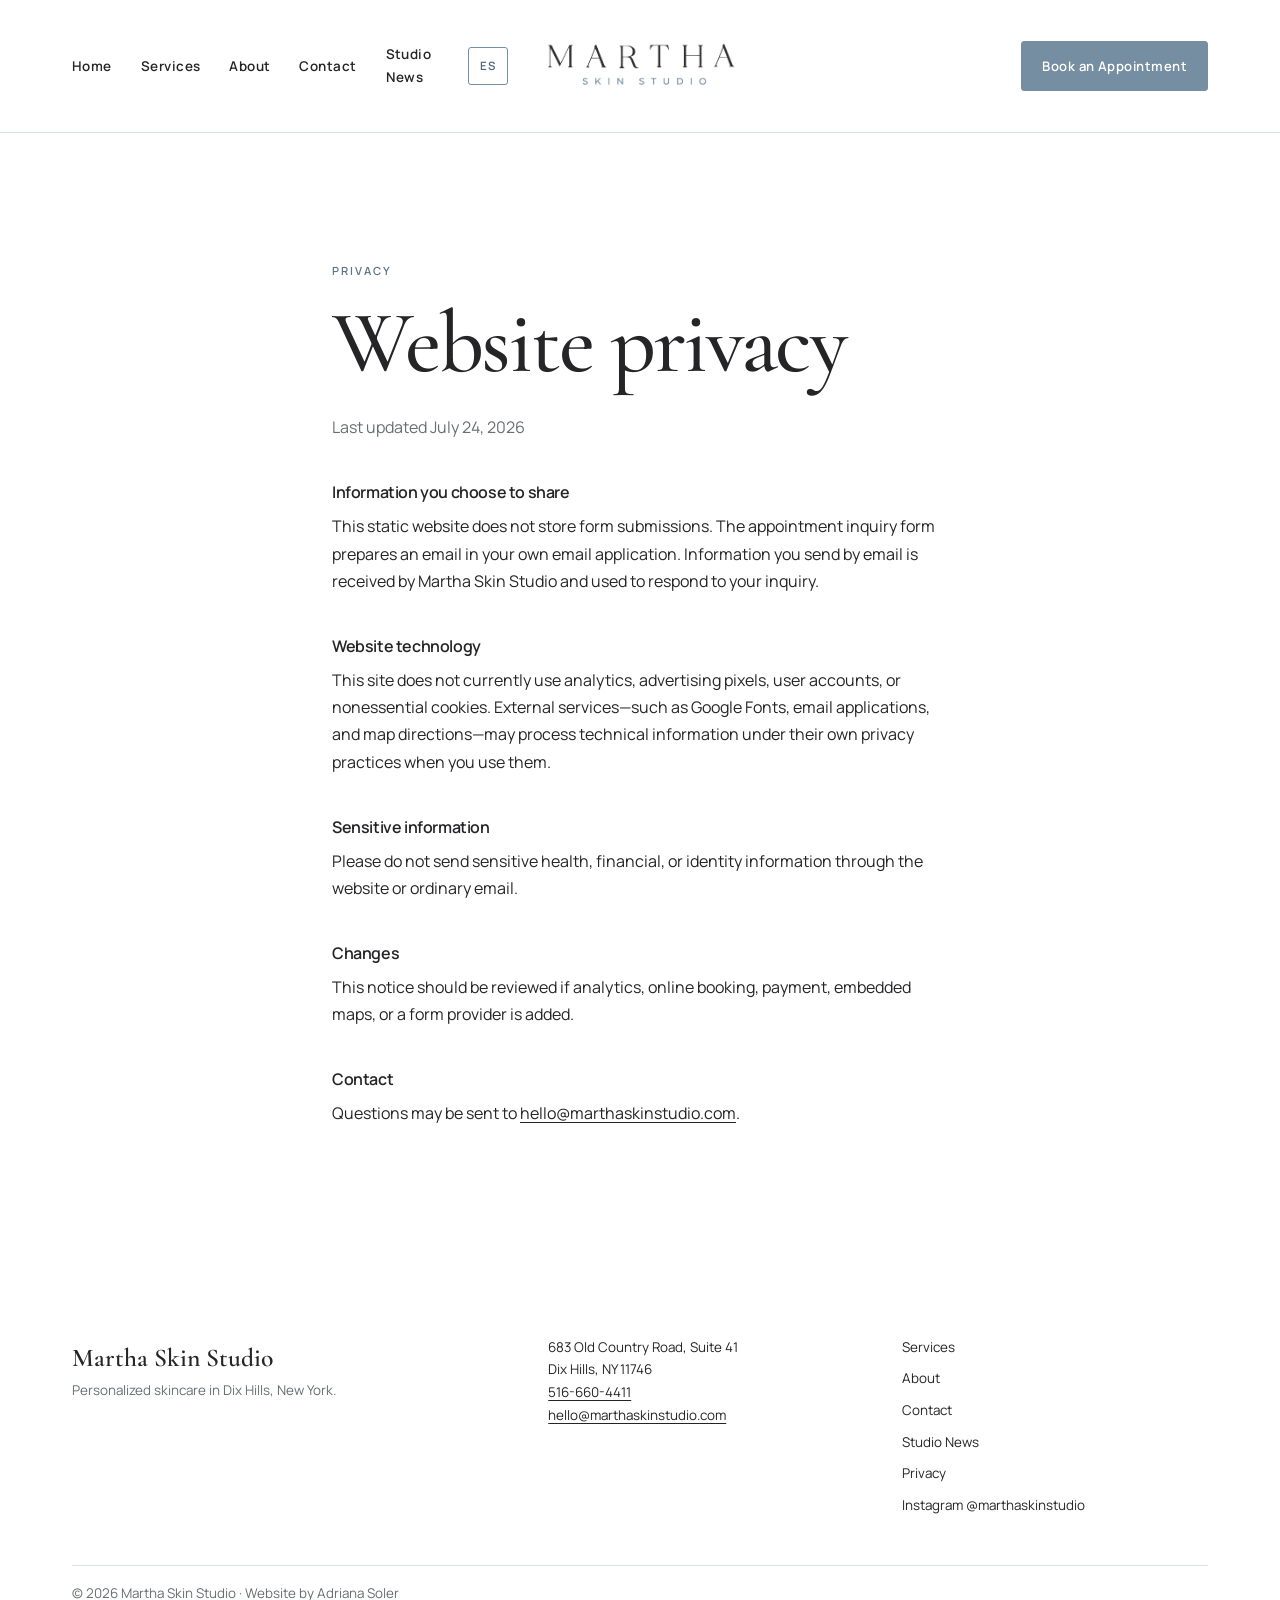
<file: privacy.html>
<!doctype html>
<html lang="en"><head>
  <meta charset="utf-8"><meta name="viewport" content="width=device-width, initial-scale=1">
  <link rel="icon" type="image/png" sizes="512x512" href="assets/favicon.png"><link rel="apple-touch-icon" href="assets/favicon.png">
  <title>Privacy | Martha Skin Studio</title><meta name="description" content="Read the website privacy information for Martha Skin Studio in Dix Hills, New York.">
  <link rel="canonical" href="https://www.marthaskinstudio.com/privacy.html">
  <meta property="og:type" content="website"><meta property="og:title" content="Privacy | Martha Skin Studio"><meta property="og:description" content="Website privacy information for Martha Skin Studio."><meta property="og:url" content="https://www.marthaskinstudio.com/privacy.html"><meta property="og:image" content="https://www.marthaskinstudio.com/assets/hero-skincare.jpg">
  <meta name="twitter:card" content="summary_large_image"><meta name="twitter:title" content="Privacy | Martha Skin Studio"><meta name="twitter:description" content="Website privacy information."><meta name="twitter:image" content="https://www.marthaskinstudio.com/assets/hero-skincare.jpg">
  <link rel="preconnect" href="https://fonts.googleapis.com"><link rel="preconnect" href="https://fonts.gstatic.com" crossorigin><link href="https://fonts.googleapis.com/css2?family=Cormorant+Garamond:wght@500;600&amp;family=Manrope:wght@400;500;600&amp;display=swap" rel="stylesheet"><link rel="stylesheet" href="styles.css?v=12">
</head><body><a class="skip-link" href="#main">Skip to content</a>
<header class="site-header"><div class="header-inner"><button class="menu-toggle" type="button" aria-expanded="false" aria-controls="site-nav"><span class="menu-label">Menu</span><span aria-hidden="true">☰</span></button><a class="brand" href="index.html" aria-label="Martha Skin Studio home"><img src="assets/martha-skin-studio-logo.png" alt="Martha Skin Studio" width="240" height="58"></a><nav id="site-nav" class="site-nav" aria-label="Primary"><a href="index.html">Home</a><a href="services.html">Services</a><a href="about.html">About</a><a href="contact.html">Contact</a><a href="studio-news.html">Studio News</a></nav><a class="button header-cta" href="tel:+15166604411">Book an Appointment</a></div></header>
<main id="main"><article class="legal"><p class="eyebrow">Privacy</p><h1>Website privacy</h1><p class="updated">Last updated July 24, 2026</p><h2>Information you choose to share</h2><p>This static website does not store form submissions. The appointment inquiry form prepares an email in your own email application. Information you send by email is received by Martha Skin Studio and used to respond to your inquiry.</p><h2>Website technology</h2><p>This site does not currently use analytics, advertising pixels, user accounts, or nonessential cookies. External services—such as Google Fonts, email applications, and map directions—may process technical information under their own privacy practices when you use them.</p><h2>Sensitive information</h2><p>Please do not send sensitive health, financial, or identity information through the website or ordinary email.</p><h2>Changes</h2><p>This notice should be reviewed if analytics, online booking, payment, embedded maps, or a form provider is added.</p><h2>Contact</h2><p>Questions may be sent to <a href="mailto:hello@marthaskinstudio.com">hello@marthaskinstudio.com</a>.</p></article></main>
<footer class="site-footer"><div class="footer-brand"><strong>Martha Skin Studio</strong><p>Personalized skincare in Dix Hills, New York.</p></div><address>683 Old Country Road, Suite 41<br>Dix Hills, NY 11746<br><a href="tel:+15166604411">516-660-4411</a><br><a href="mailto:hello@marthaskinstudio.com">hello@marthaskinstudio.com</a></address><nav aria-label="Footer"><a href="services.html">Services</a><a href="about.html">About</a><a href="contact.html">Contact</a><a href="studio-news.html">Studio News</a><a aria-current="page" href="privacy.html">Privacy</a><a href="https://www.instagram.com/marthaskinstudio/" rel="noopener" target="_blank">Instagram @marthaskinstudio</a></nav><p class="copyright">© <span data-year>2026</span> Martha Skin Studio <span aria-hidden="true">·</span> Website by <a href="https://adrianasoler.com" rel="noopener" target="_blank">Adriana Soler</a></p></footer><script src="script.js?v=12" defer></script>
</body></html>
</file>
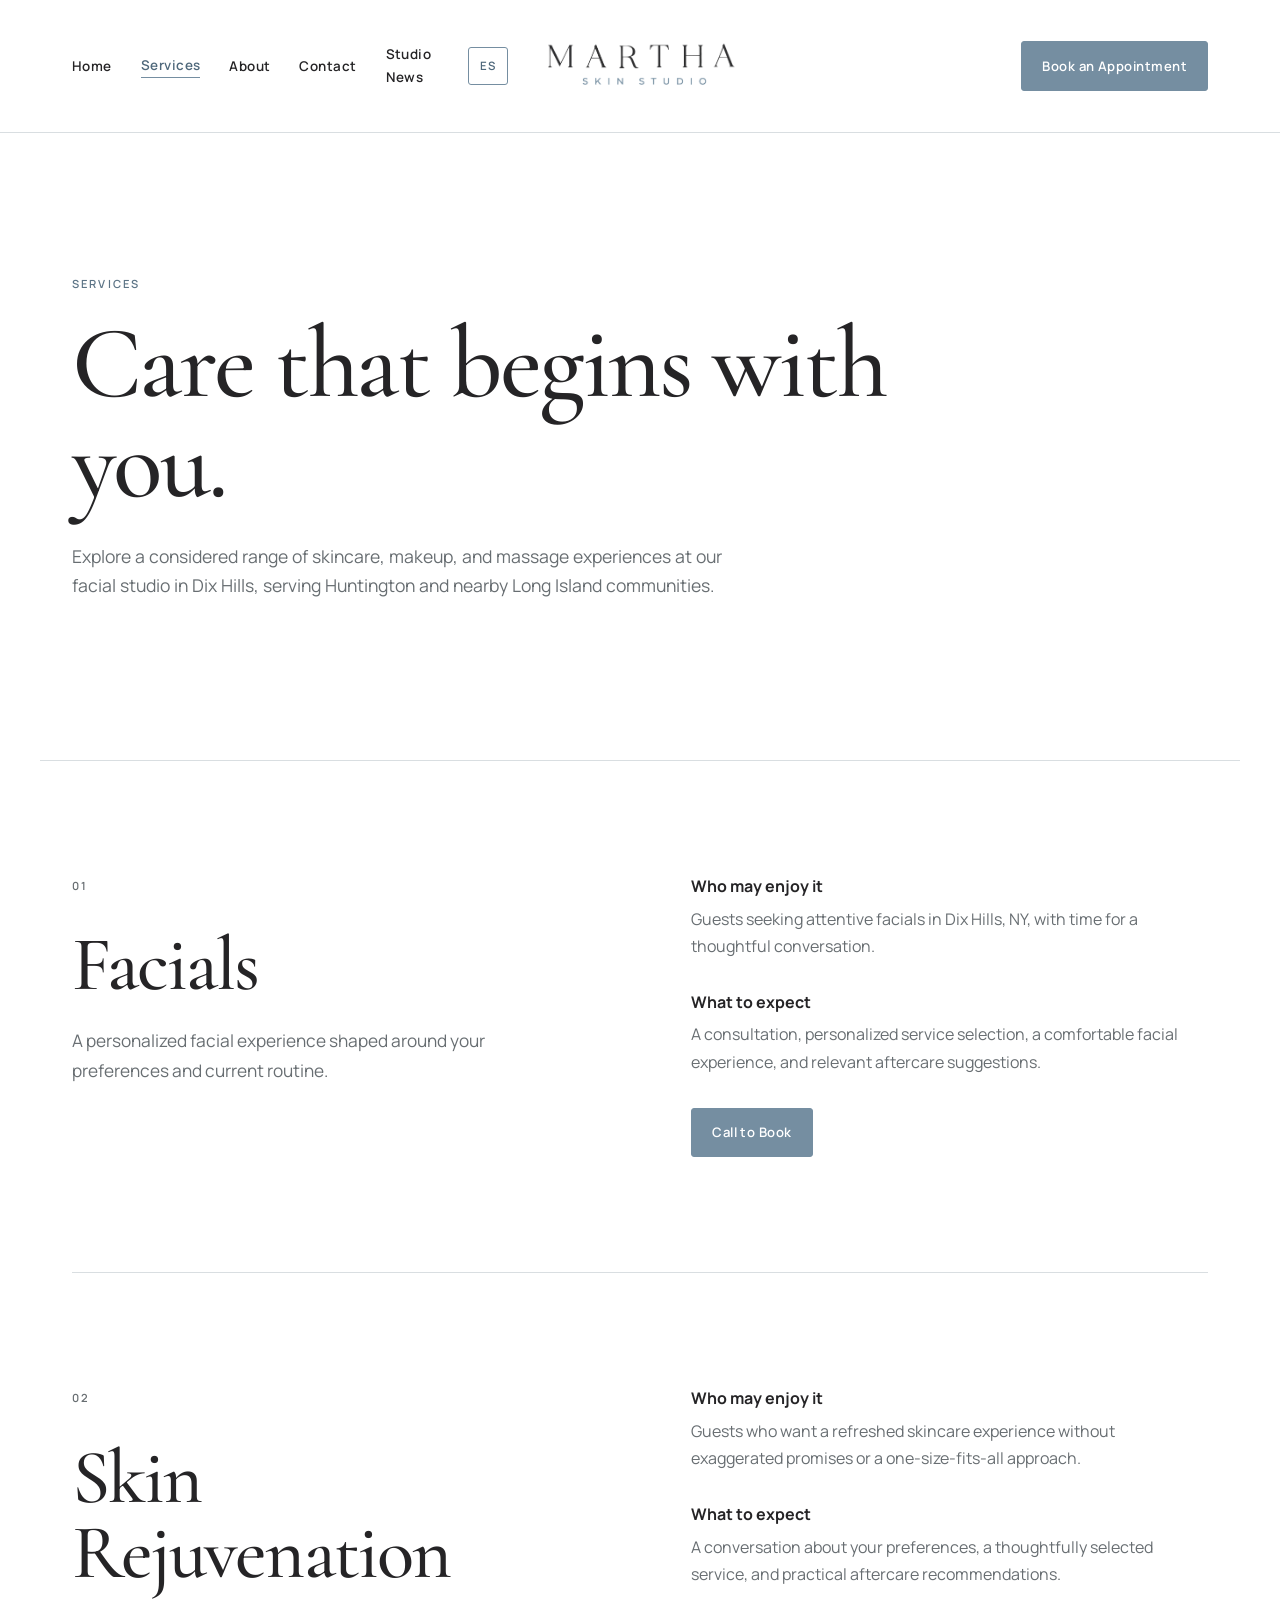
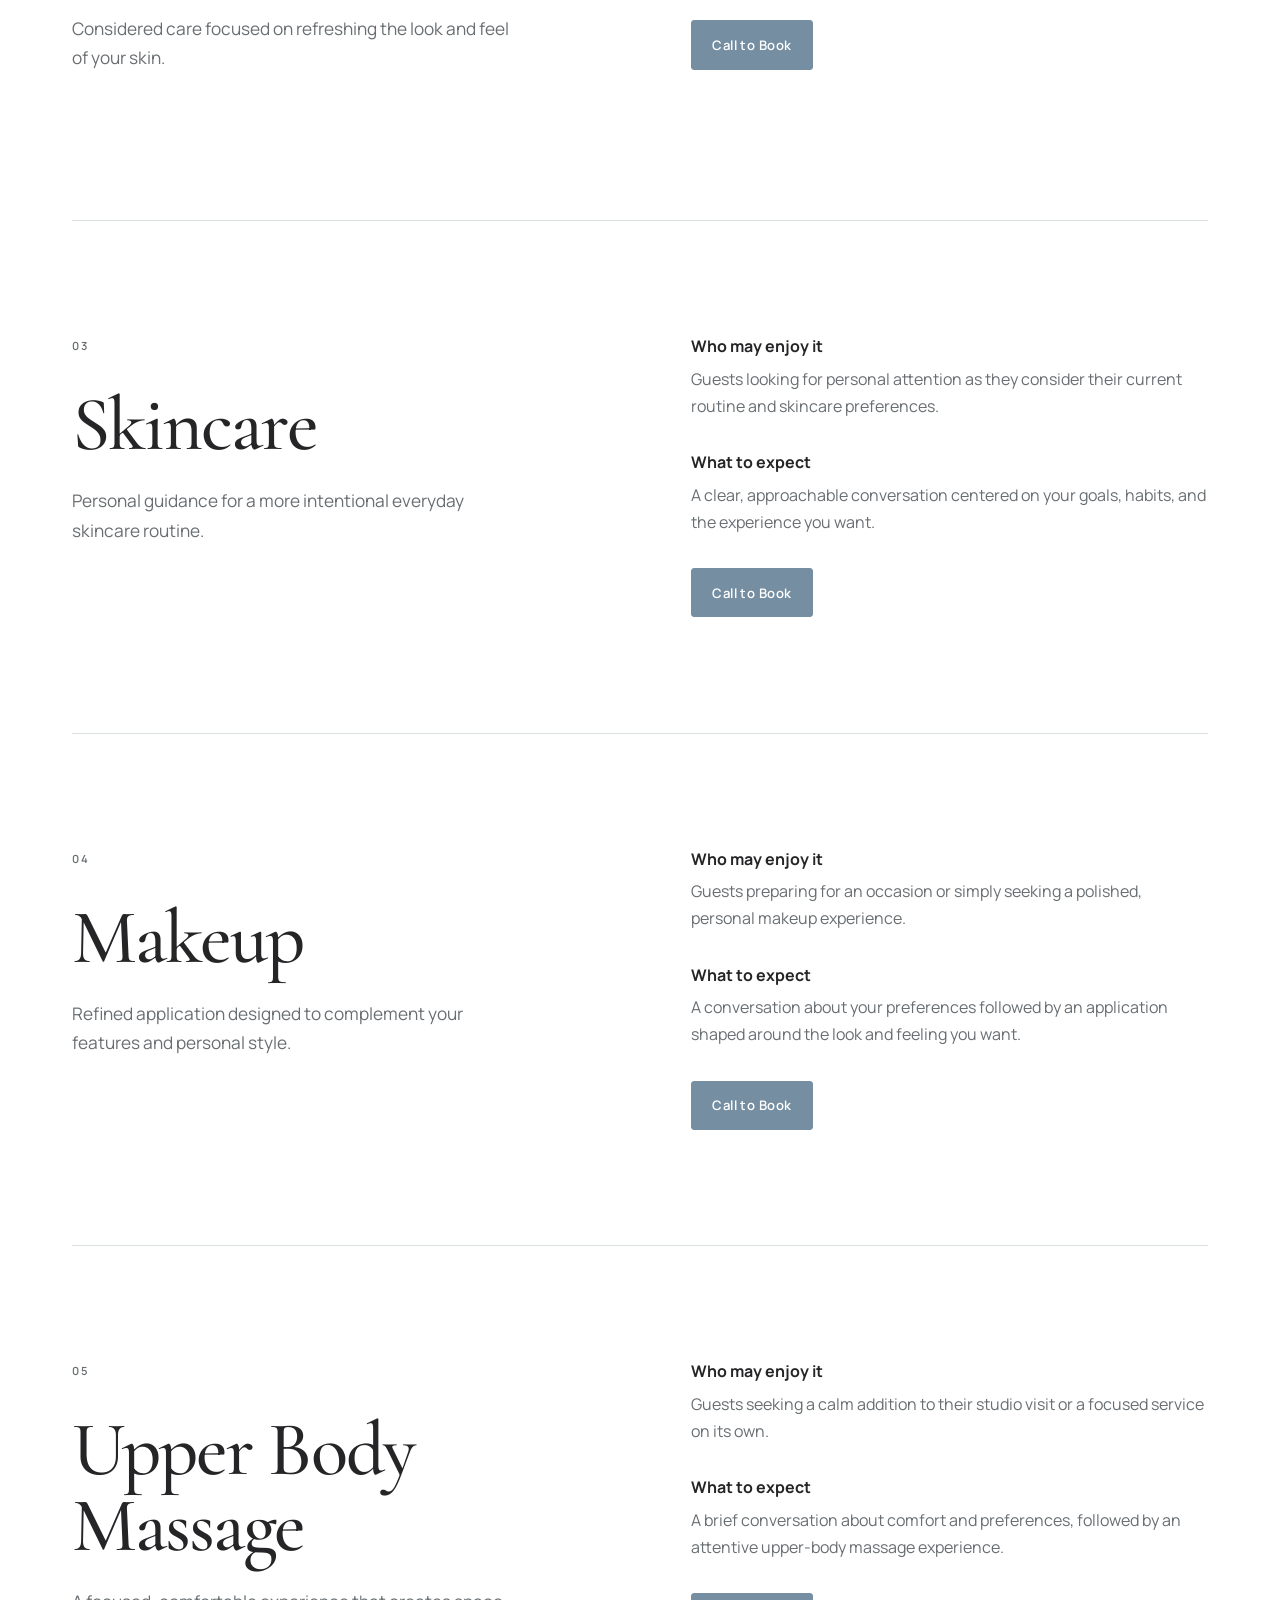
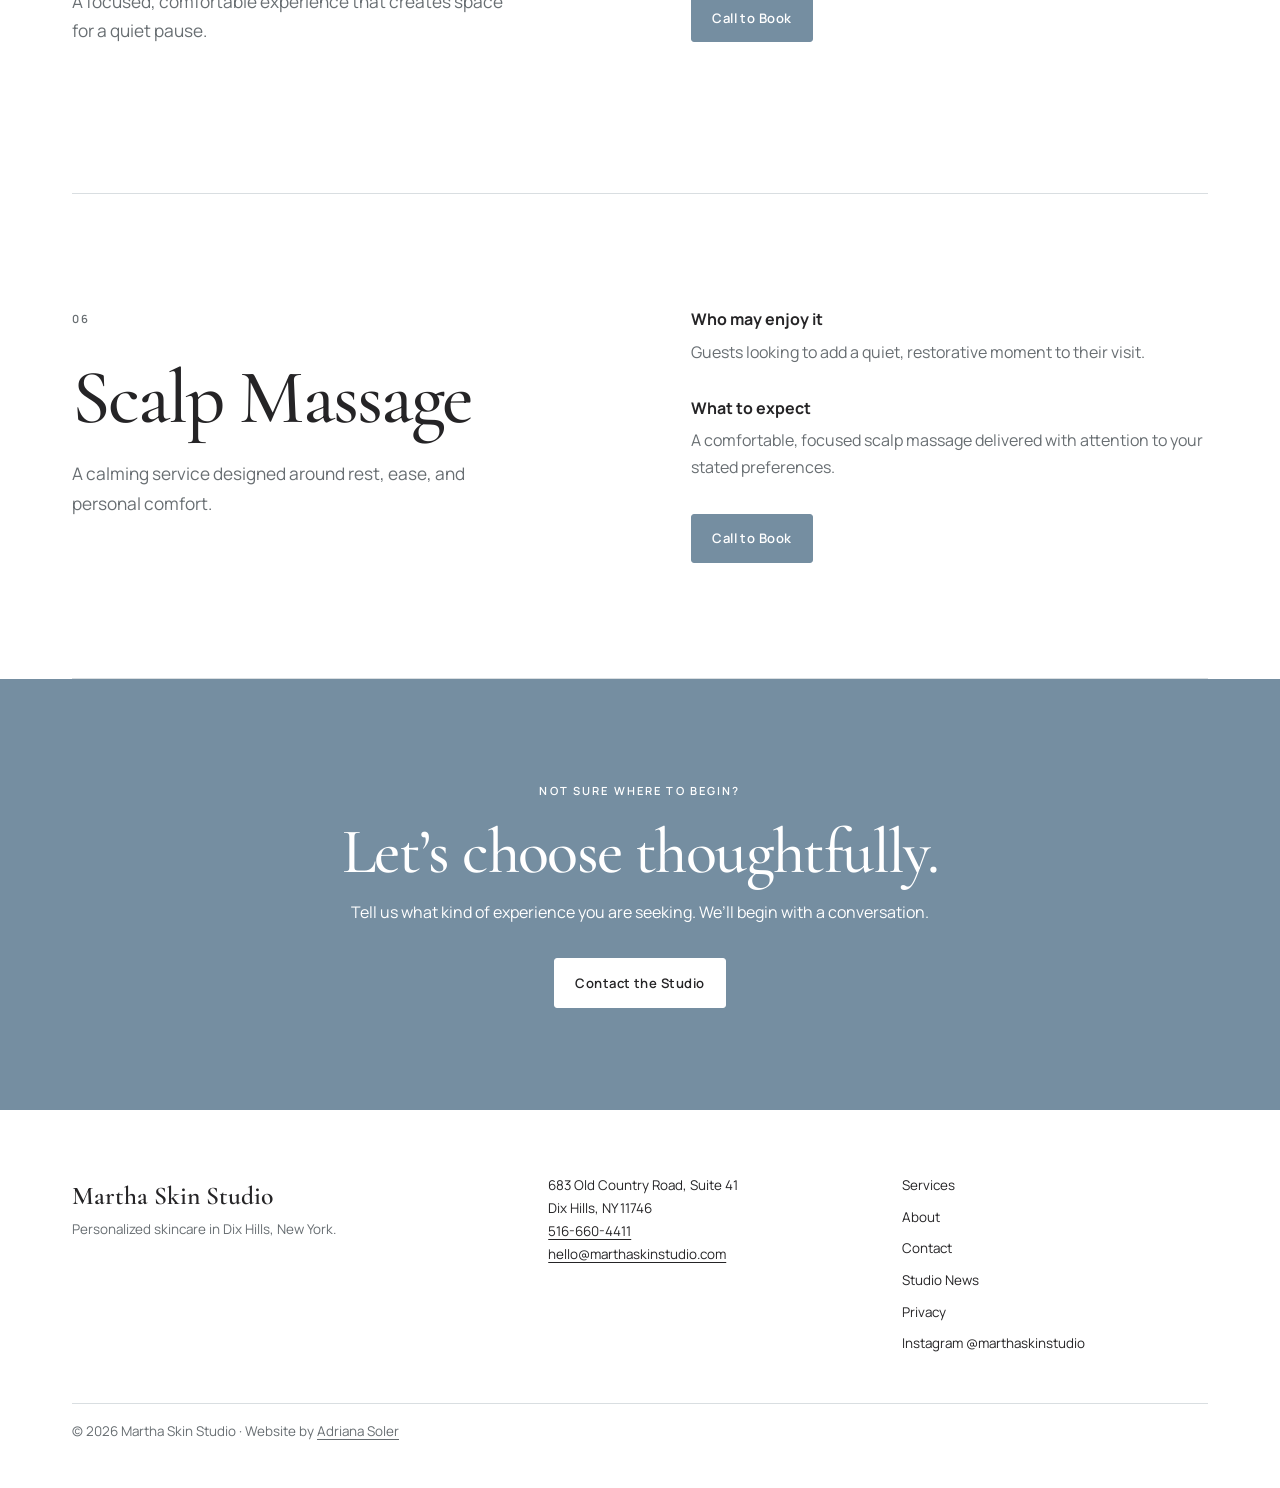
<file: services.html>
<!doctype html>
<html lang="en">
<head>
  <meta charset="utf-8"><meta name="viewport" content="width=device-width, initial-scale=1">
  <link rel="icon" type="image/png" sizes="512x512" href="assets/favicon.png"><link rel="apple-touch-icon" href="assets/favicon.png">
  <title>Skincare Services | Martha Skin Studio, Dix Hills NY</title>
  <meta name="description" content="Explore personalized facials, skincare, makeup, upper-body massage, and scalp massage at Martha Skin Studio in Dix Hills, NY.">
  <link rel="canonical" href="https://www.marthaskinstudio.com/services.html">
  <meta property="og:type" content="website"><meta property="og:title" content="Skincare Services | Martha Skin Studio"><meta property="og:description" content="A thoughtful edit of personalized skincare and massage services in Dix Hills, NY."><meta property="og:url" content="https://www.marthaskinstudio.com/services.html"><meta property="og:image" content="https://www.marthaskinstudio.com/assets/hero-skincare.jpg">
  <meta name="twitter:card" content="summary_large_image"><meta name="twitter:title" content="Services | Martha Skin Studio"><meta name="twitter:description" content="Personalized skincare and massage services in Dix Hills, NY."><meta name="twitter:image" content="https://www.marthaskinstudio.com/assets/hero-skincare.jpg">
  <link rel="preconnect" href="https://fonts.googleapis.com"><link rel="preconnect" href="https://fonts.gstatic.com" crossorigin><link href="https://fonts.googleapis.com/css2?family=Cormorant+Garamond:wght@500;600&amp;family=Manrope:wght@400;500;600&amp;display=swap" rel="stylesheet"><link rel="stylesheet" href="styles.css?v=12">
</head>
<body><a class="skip-link" href="#main">Skip to content</a>
  <header class="site-header"><div class="header-inner"><button class="menu-toggle" type="button" aria-expanded="false" aria-controls="site-nav"><span class="menu-label">Menu</span><span aria-hidden="true">☰</span></button><a class="brand" href="index.html" aria-label="Martha Skin Studio home"><img src="assets/martha-skin-studio-logo.png" alt="Martha Skin Studio" width="240" height="58"></a><nav id="site-nav" class="site-nav" aria-label="Primary"><a href="index.html">Home</a><a aria-current="page" href="services.html">Services</a><a href="about.html">About</a><a href="contact.html">Contact</a><a href="studio-news.html">Studio News</a></nav><a class="button header-cta" href="tel:+15166604411">Book an Appointment</a></div></header>
  <main id="main">
    <section class="page-hero"><p class="eyebrow">Services</p><h1>Care that begins with you.</h1><p>Explore a considered range of skincare, makeup, and massage experiences at our facial studio in Dix Hills, serving Huntington and nearby Long Island communities.</p></section>
    <div class="service-sections">
      <section id="facials" class="service-detail"><div><p class="eyebrow">01</p><h2>Facials</h2><p class="lede-small">A personalized facial experience shaped around your preferences and current routine.</p></div><div><h3>Who may enjoy it</h3><p>Guests seeking attentive facials in Dix Hills, NY, with time for a thoughtful conversation.</p><h3>What to expect</h3><p>A consultation, personalized service selection, a comfortable facial experience, and relevant aftercare suggestions.</p><a class="button" href="tel:+15166604411">Call to Book</a></div></section>
      <section id="skin-rejuvenation" class="service-detail"><div><p class="eyebrow">02</p><h2>Skin Rejuvenation</h2><p class="lede-small">Considered care focused on refreshing the look and feel of your skin.</p></div><div><h3>Who may enjoy it</h3><p>Guests who want a refreshed skincare experience without exaggerated promises or a one-size-fits-all approach.</p><h3>What to expect</h3><p>A conversation about your preferences, a thoughtfully selected service, and practical aftercare recommendations.</p><a class="button" href="tel:+15166604411">Call to Book</a></div></section>
      <section id="skincare" class="service-detail"><div><p class="eyebrow">03</p><h2>Skincare</h2><p class="lede-small">Personal guidance for a more intentional everyday skincare routine.</p></div><div><h3>Who may enjoy it</h3><p>Guests looking for personal attention as they consider their current routine and skincare preferences.</p><h3>What to expect</h3><p>A clear, approachable conversation centered on your goals, habits, and the experience you want.</p><a class="button" href="tel:+15166604411">Call to Book</a></div></section>
      <section id="makeup" class="service-detail"><div><p class="eyebrow">04</p><h2>Makeup</h2><p class="lede-small">Refined application designed to complement your features and personal style.</p></div><div><h3>Who may enjoy it</h3><p>Guests preparing for an occasion or simply seeking a polished, personal makeup experience.</p><h3>What to expect</h3><p>A conversation about your preferences followed by an application shaped around the look and feeling you want.</p><a class="button" href="tel:+15166604411">Call to Book</a></div></section>
      <section id="upper-body-massage" class="service-detail"><div><p class="eyebrow">05</p><h2>Upper Body Massage</h2><p class="lede-small">A focused, comfortable experience that creates space for a quiet pause.</p></div><div><h3>Who may enjoy it</h3><p>Guests seeking a calm addition to their studio visit or a focused service on its own.</p><h3>What to expect</h3><p>A brief conversation about comfort and preferences, followed by an attentive upper-body massage experience.</p><a class="button" href="tel:+15166604411">Call to Book</a></div></section>
      <section id="scalp-massage" class="service-detail"><div><p class="eyebrow">06</p><h2>Scalp Massage</h2><p class="lede-small">A calming service designed around rest, ease, and personal comfort.</p></div><div><h3>Who may enjoy it</h3><p>Guests looking to add a quiet, restorative moment to their visit.</p><h3>What to expect</h3><p>A comfortable, focused scalp massage delivered with attention to your stated preferences.</p><a class="button" href="tel:+15166604411">Call to Book</a></div></section>
    </div>
    <section class="cta-band"><p class="eyebrow">Not sure where to begin?</p><h2>Let’s choose thoughtfully.</h2><p>Tell us what kind of experience you are seeking. We’ll begin with a conversation.</p><a class="button button-light" href="contact.html">Contact the Studio</a></section>
  </main>
  <footer class="site-footer"><div class="footer-brand"><strong>Martha Skin Studio</strong><p>Personalized skincare in Dix Hills, New York.</p></div><address>683 Old Country Road, Suite 41<br>Dix Hills, NY 11746<br><a href="tel:+15166604411">516-660-4411</a><br><a href="mailto:hello@marthaskinstudio.com">hello@marthaskinstudio.com</a></address><nav aria-label="Footer"><a href="services.html">Services</a><a href="about.html">About</a><a href="contact.html">Contact</a><a href="studio-news.html">Studio News</a><a href="privacy.html">Privacy</a><a href="https://www.instagram.com/marthaskinstudio/" rel="noopener" target="_blank">Instagram @marthaskinstudio</a></nav><p class="copyright">© <span data-year>2026</span> Martha Skin Studio <span aria-hidden="true">·</span> Website by <a href="https://adrianasoler.com" rel="noopener" target="_blank">Adriana Soler</a></p></footer><script src="script.js?v=12" defer></script>
</body></html>
</file>
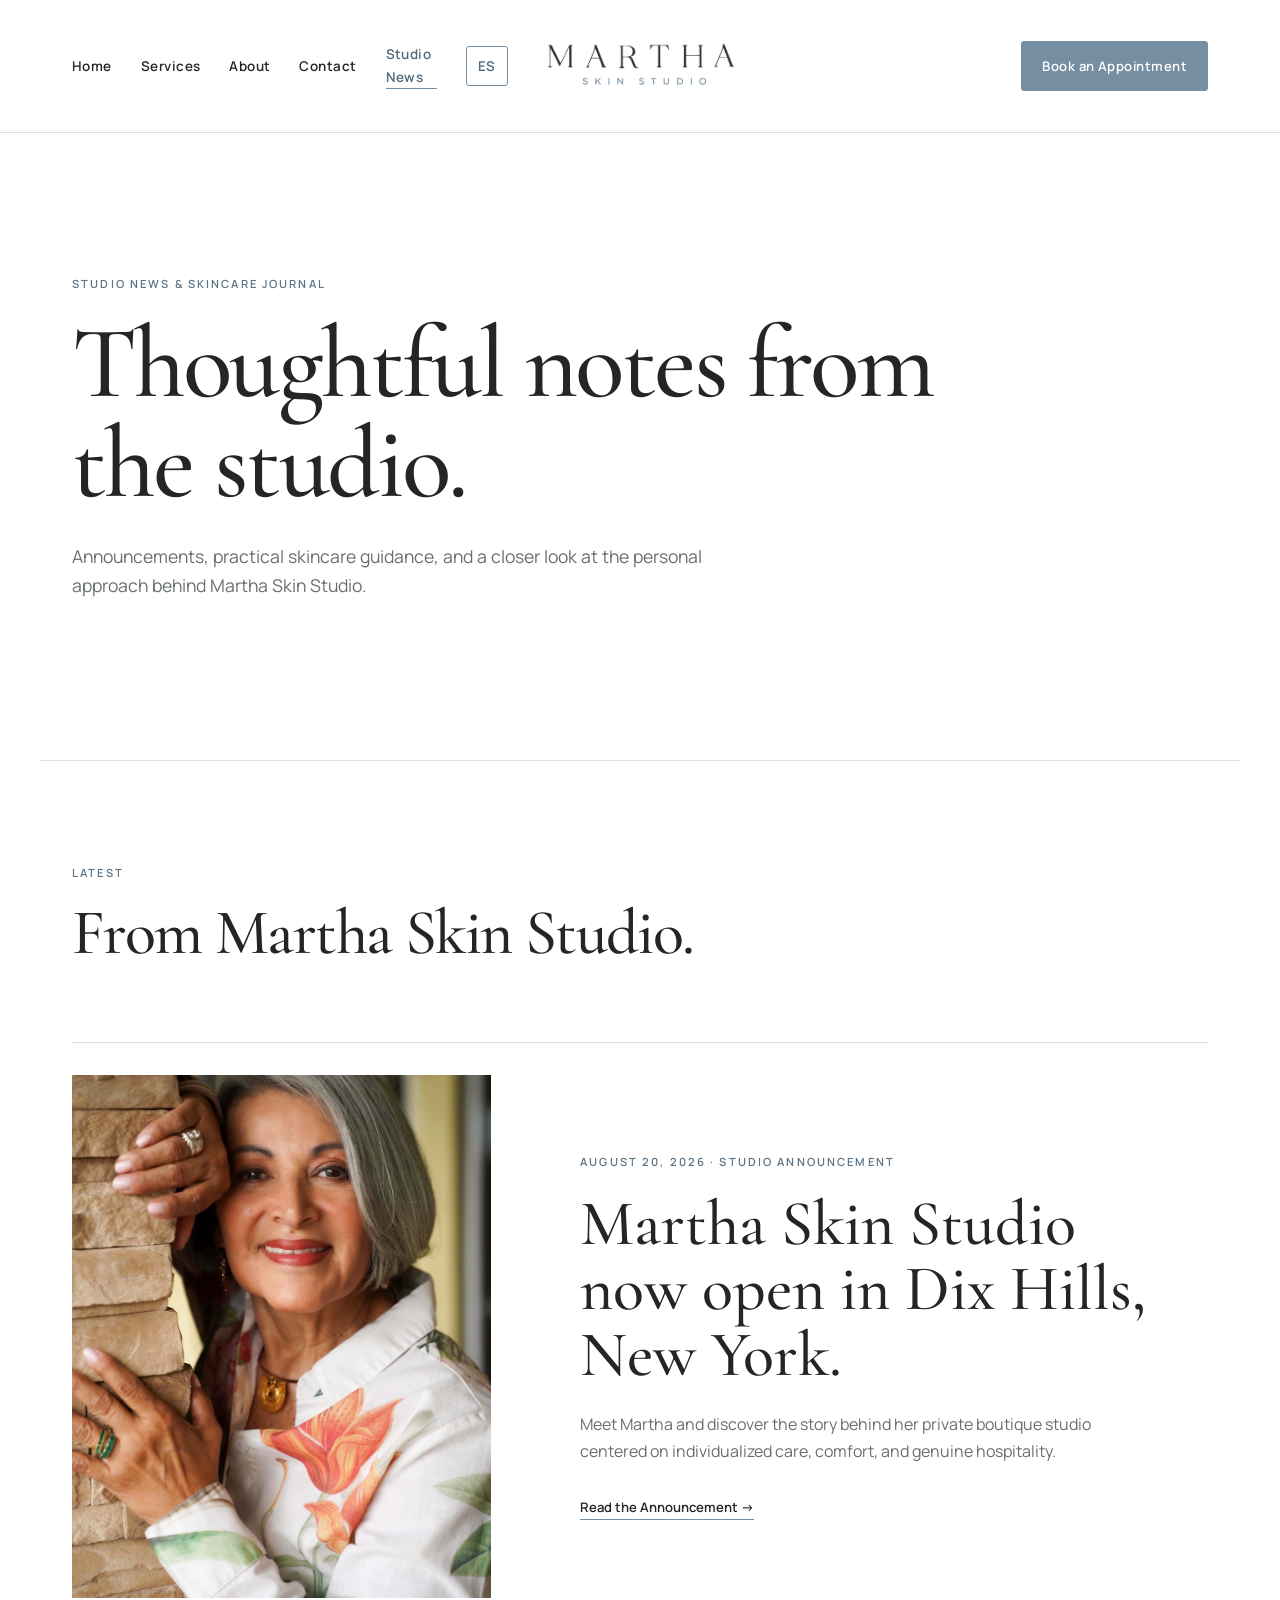
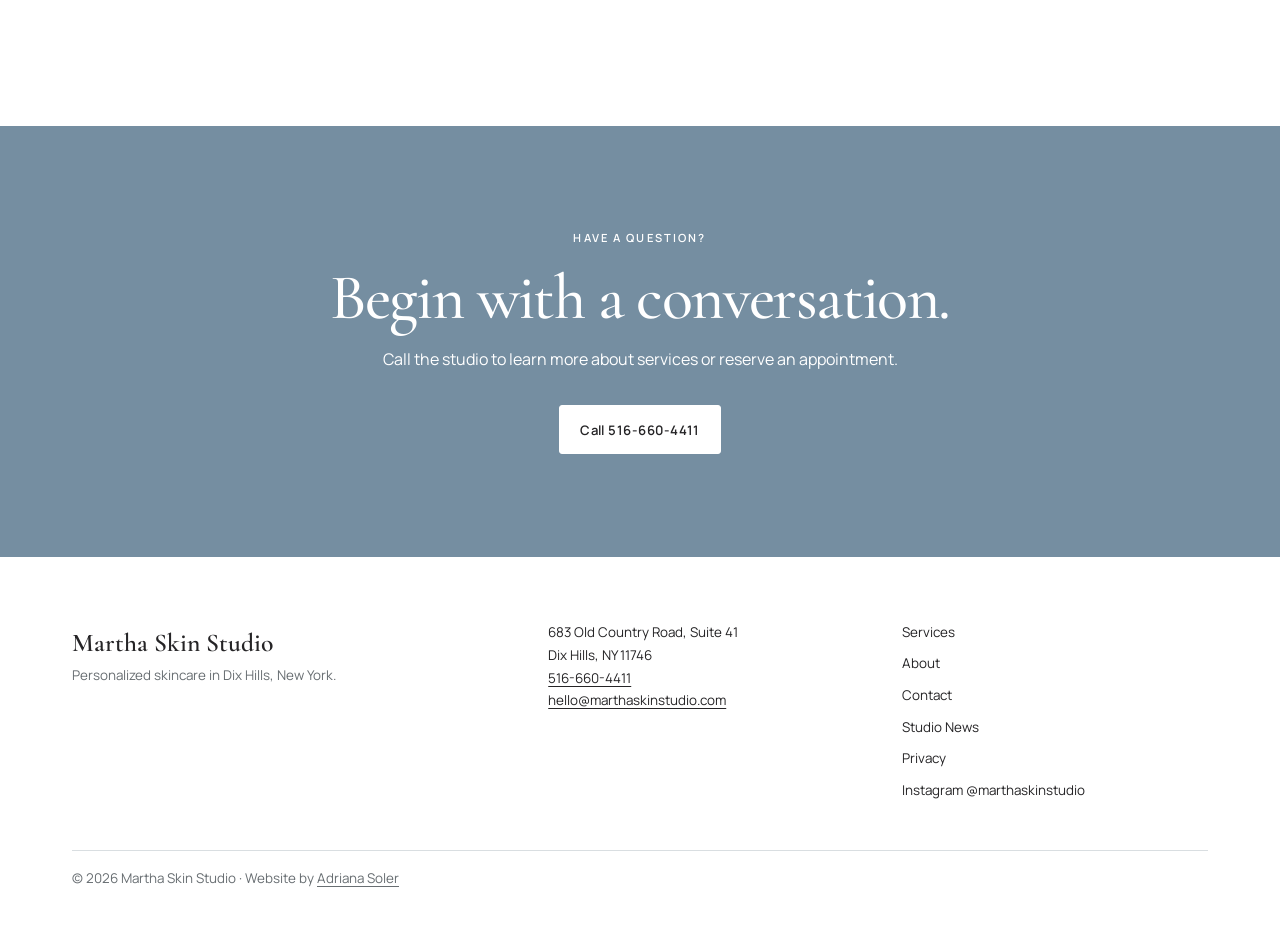
<file: studio-news.html>
<!doctype html>
<html lang="en" data-language-pair data-spanish-url="es/noticias-del-estudio.html">
<head>
  <meta charset="utf-8">
  <meta name="viewport" content="width=device-width, initial-scale=1">
  <link rel="icon" type="image/png" sizes="512x512" href="assets/favicon.png">
  <link rel="apple-touch-icon" href="assets/favicon.png">
  <title>Studio News &amp; Skincare Journal | Martha Skin Studio</title>
  <meta name="description" content="Read studio announcements and thoughtful skincare guidance from Martha Skin Studio in Dix Hills, New York.">
  <link rel="canonical" href="https://www.marthaskinstudio.com/studio-news.html">
  <link rel="alternate" hreflang="en" href="https://www.marthaskinstudio.com/studio-news.html">
  <link rel="alternate" hreflang="es" href="https://www.marthaskinstudio.com/es/noticias-del-estudio.html">
  <link rel="alternate" hreflang="x-default" href="https://www.marthaskinstudio.com/studio-news.html">
  <meta property="og:type" content="website">
  <meta property="og:title" content="Studio News &amp; Skincare Journal | Martha Skin Studio">
  <meta property="og:description" content="Studio announcements and thoughtful skincare guidance from Martha Skin Studio in Dix Hills, New York.">
  <meta property="og:url" content="https://www.marthaskinstudio.com/studio-news.html">
  <meta property="og:image" content="https://www.marthaskinstudio.com/assets/martha-portrait.jpg">
  <meta name="twitter:card" content="summary_large_image">
  <meta name="twitter:title" content="Studio News | Martha Skin Studio">
  <meta name="twitter:description" content="News and skincare guidance from Martha Skin Studio in Dix Hills.">
  <meta name="twitter:image" content="https://www.marthaskinstudio.com/assets/martha-portrait.jpg">
  <link rel="preconnect" href="https://fonts.googleapis.com">
  <link rel="preconnect" href="https://fonts.gstatic.com" crossorigin>
  <link href="https://fonts.googleapis.com/css2?family=Cormorant+Garamond:wght@500;600&amp;family=Manrope:wght@400;500;600&amp;display=swap" rel="stylesheet">
  <link rel="stylesheet" href="styles.css?v=14">
  <script type="application/ld+json">
  {
    "@context": "https://schema.org",
    "@graph": [
      {
        "@type": "CollectionPage",
        "@id": "https://www.marthaskinstudio.com/studio-news.html#page",
        "url": "https://www.marthaskinstudio.com/studio-news.html",
        "name": "Studio News & Skincare Journal",
        "description": "Studio announcements and thoughtful skincare guidance from Martha Skin Studio in Dix Hills, New York.",
        "isPartOf": {"@id": "https://www.marthaskinstudio.com/#website"},
        "mainEntity": {"@id": "https://www.marthaskinstudio.com/studio-news.html#articles"}
      },
      {
        "@type": "ItemList",
        "@id": "https://www.marthaskinstudio.com/studio-news.html#articles",
        "numberOfItems": 1,
        "itemListElement": [
          {
            "@type": "ListItem",
            "position": 1,
            "url": "https://www.marthaskinstudio.com/news.html",
            "name": "Martha Skin Studio Now Open in Dix Hills, New York"
          }
        ]
      },
      {
        "@type": "BreadcrumbList",
        "itemListElement": [
          {"@type": "ListItem", "position": 1, "name": "Home", "item": "https://www.marthaskinstudio.com/"},
          {"@type": "ListItem", "position": 2, "name": "Studio News", "item": "https://www.marthaskinstudio.com/studio-news.html"}
        ]
      }
    ]
  }
  </script>
</head>
<body>
  <a class="skip-link" href="#main">Skip to content</a>
  <header class="site-header"><div class="header-inner"><button class="menu-toggle" type="button" aria-expanded="false" aria-controls="site-nav"><span class="menu-label">Menu</span><span aria-hidden="true">☰</span></button><a class="brand" href="index.html" aria-label="Martha Skin Studio home"><img src="assets/martha-skin-studio-logo.png" alt="Martha Skin Studio" width="240" height="58"></a><nav id="site-nav" class="site-nav" aria-label="Primary"><a href="index.html">Home</a><a href="services.html">Services</a><a href="about.html">About</a><a href="contact.html">Contact</a><a aria-current="page" href="studio-news.html">Studio News</a></nav><a class="button header-cta" href="tel:+15166604411">Book an Appointment</a></div></header>
  <main id="main">
    <section class="page-hero journal-hero"><p class="eyebrow">Studio news &amp; skincare journal</p><h1>Thoughtful notes from the studio.</h1><p>Announcements, practical skincare guidance, and a closer look at the personal approach behind Martha Skin Studio.</p></section>
    <section class="section journal-list" aria-labelledby="latest-title">
      <div class="section-heading"><p class="eyebrow">Latest</p><h2 id="latest-title">From Martha Skin Studio.</h2></div>
      <article class="journal-card">
        <a class="journal-image" href="news.html" aria-label="Read Martha Skin Studio Now Open in Dix Hills, New York"><img src="assets/martha-portrait.jpg" alt="Martha, founder of Martha Skin Studio" width="800" height="1000" loading="lazy" decoding="async"></a>
        <div class="journal-card-copy"><p class="eyebrow"><time datetime="2026-08-20">August 20, 2026</time> · Studio announcement</p><h3><a href="news.html">Martha Skin Studio now open in Dix Hills, New York.</a></h3><p>Meet Martha and discover the story behind her private boutique studio centered on individualized care, comfort, and genuine hospitality.</p><a class="text-link" href="news.html">Read the Announcement <span aria-hidden="true">→</span></a></div>
      </article>
    </section>
    <section class="cta-band"><p class="eyebrow">Have a question?</p><h2>Begin with a conversation.</h2><p>Call the studio to learn more about services or reserve an appointment.</p><a class="button button-light" href="tel:+15166604411">Call 516-660-4411</a></section>
  </main>
  <footer class="site-footer"><div class="footer-brand"><strong>Martha Skin Studio</strong><p>Personalized skincare in Dix Hills, New York.</p></div><address>683 Old Country Road, Suite 41<br>Dix Hills, NY 11746<br><a href="tel:+15166604411">516-660-4411</a><br><a href="mailto:hello@marthaskinstudio.com">hello@marthaskinstudio.com</a></address><nav aria-label="Footer"><a href="services.html">Services</a><a href="about.html">About</a><a href="contact.html">Contact</a><a aria-current="page" href="studio-news.html">Studio News</a><a href="privacy.html">Privacy</a><a href="https://www.instagram.com/marthaskinstudio/" rel="noopener" target="_blank">Instagram @marthaskinstudio</a></nav><p class="copyright">© <span data-year>2026</span> Martha Skin Studio <span aria-hidden="true">·</span> Website by <a href="https://adrianasoler.com" rel="noopener" target="_blank">Adriana Soler</a></p></footer>
  <script src="script.js?v=13" defer></script>
</body>
</html>
</file>
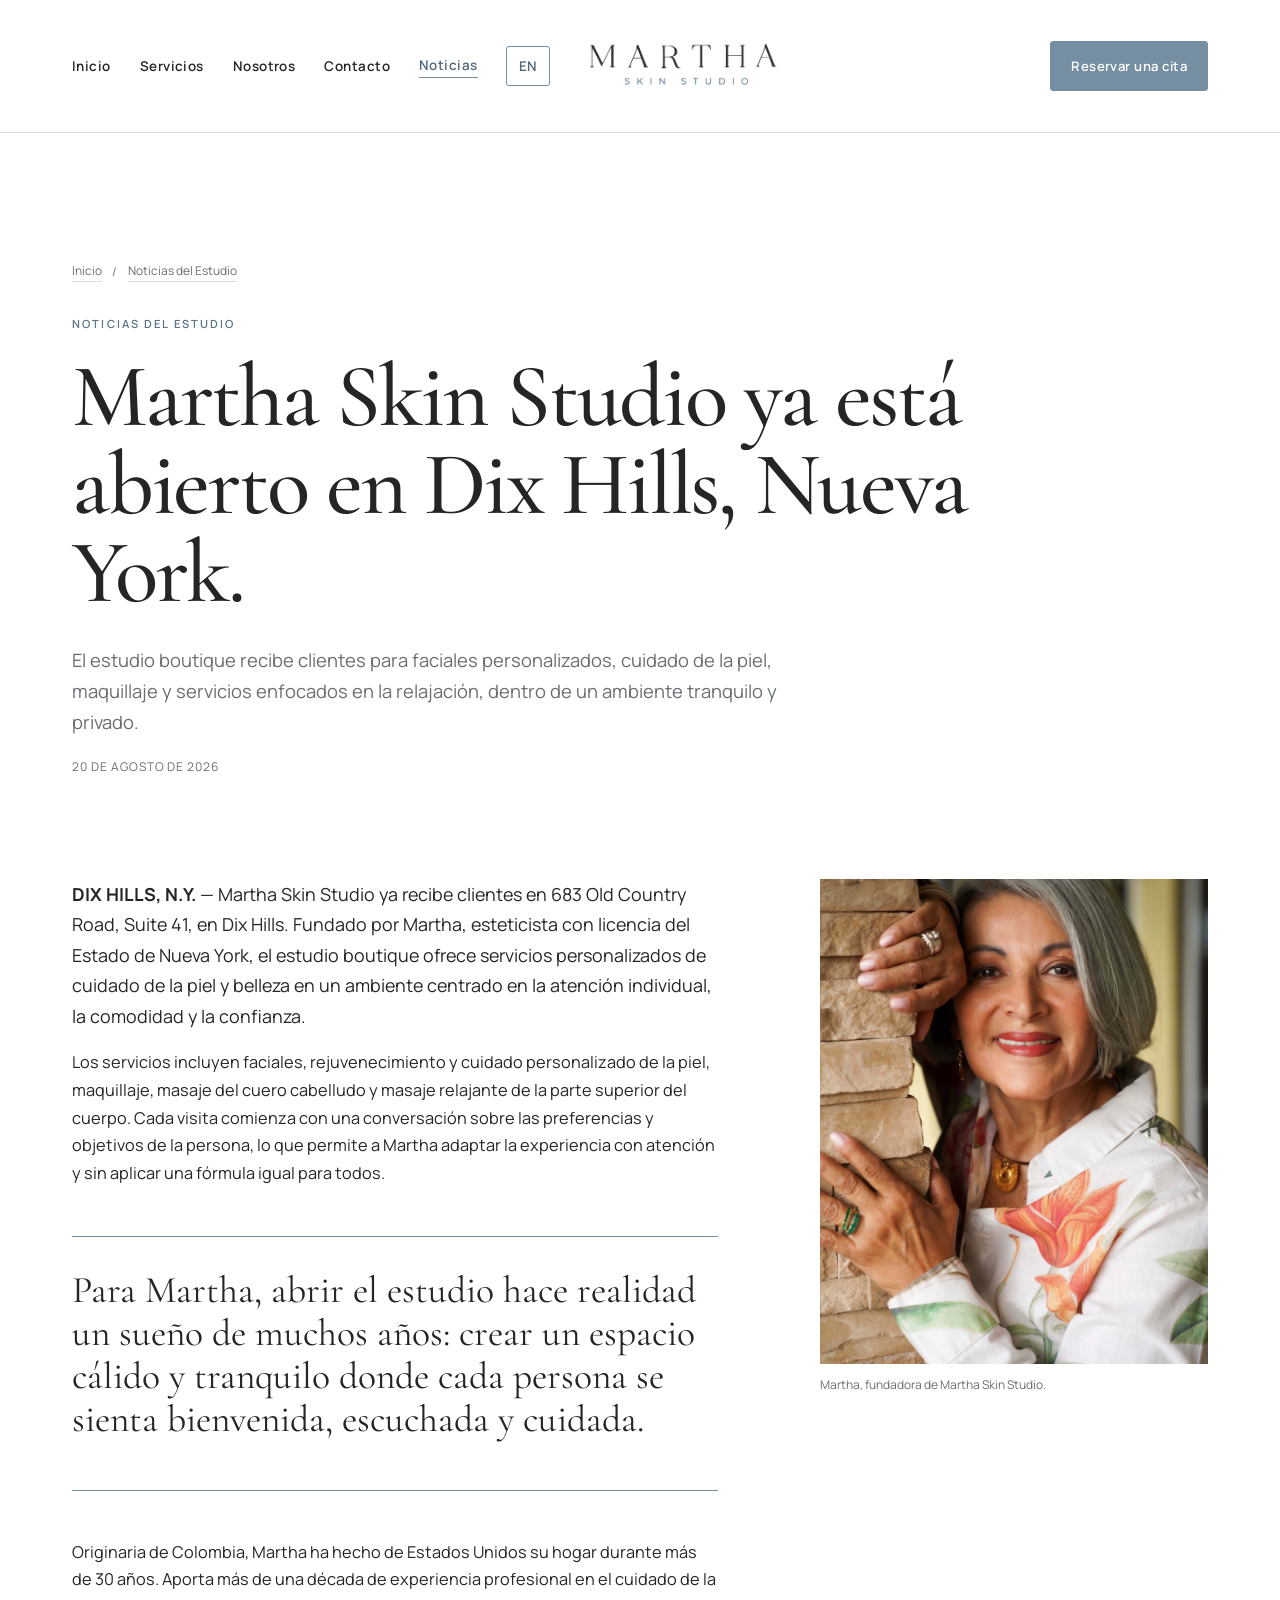
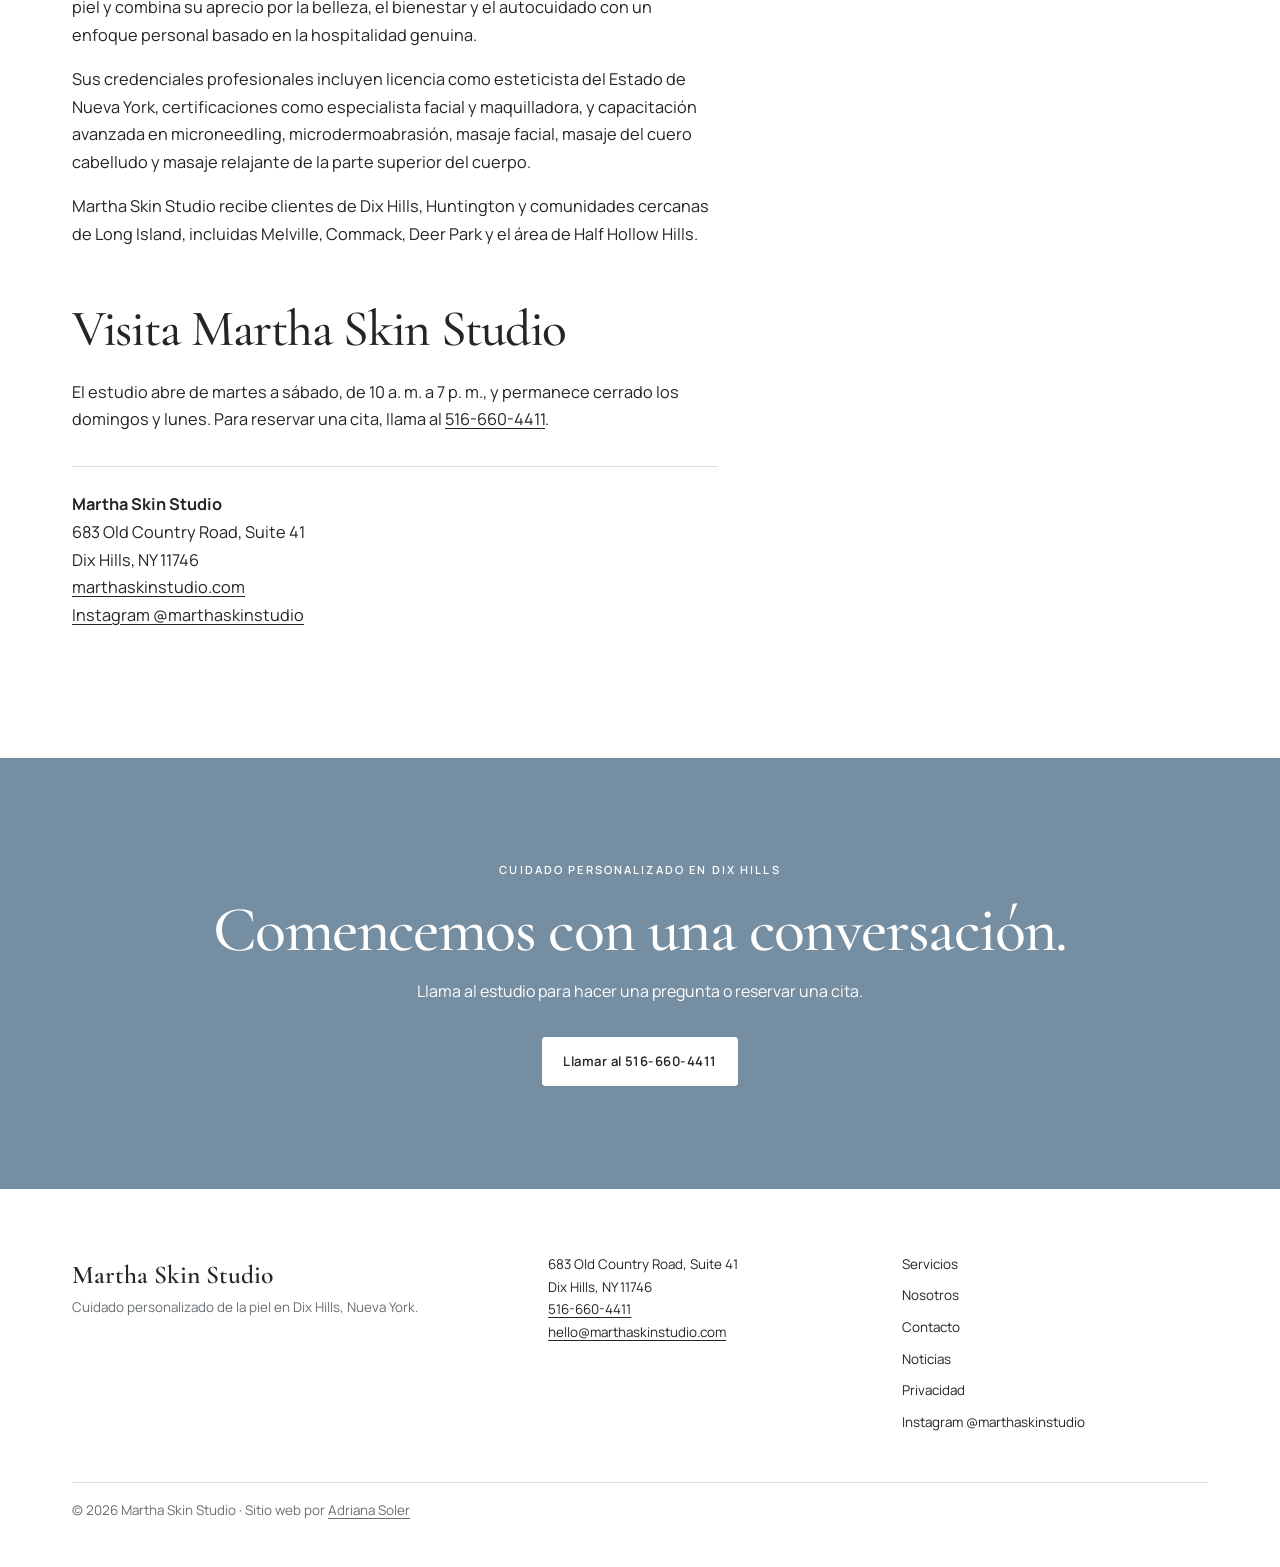
<file: es/martha-skin-studio-abierto-dix-hills.html>
<!doctype html>
<html lang="es" data-language-pair data-english-url="../news.html">
<head>
  <meta charset="utf-8">
  <meta name="viewport" content="width=device-width, initial-scale=1">
  <link rel="icon" type="image/png" sizes="512x512" href="../assets/favicon.png">
  <link rel="apple-touch-icon" href="../assets/favicon.png">
  <title>Martha Skin Studio ya está abierto en Dix Hills, NY</title>
  <meta name="description" content="Martha Skin Studio recibe clientes para faciales personalizados, cuidado de la piel, maquillaje y masajes en Dix Hills, Nueva York.">
  <link rel="canonical" href="https://www.marthaskinstudio.com/es/martha-skin-studio-abierto-dix-hills.html">
  <link rel="alternate" hreflang="en" href="https://www.marthaskinstudio.com/news.html">
  <link rel="alternate" hreflang="es" href="https://www.marthaskinstudio.com/es/martha-skin-studio-abierto-dix-hills.html">
  <link rel="alternate" hreflang="x-default" href="https://www.marthaskinstudio.com/news.html">
  <meta property="og:type" content="article">
  <meta property="og:locale" content="es_US">
  <meta property="og:title" content="Martha Skin Studio ya está abierto en Dix Hills, NY">
  <meta property="og:description" content="Un nuevo estudio boutique dedicado a la atención personalizada, el cuidado consciente y la hospitalidad genuina.">
  <meta property="og:url" content="https://www.marthaskinstudio.com/es/martha-skin-studio-abierto-dix-hills.html">
  <meta property="og:image" content="https://www.marthaskinstudio.com/assets/martha-portrait.jpg">
  <meta property="article:published_time" content="2026-08-20">
  <meta name="twitter:card" content="summary_large_image">
  <meta name="twitter:title" content="Martha Skin Studio ya está abierto en Dix Hills, NY">
  <meta name="twitter:description" content="Cuidado personalizado de la piel en un estudio tranquilo y privado en Dix Hills.">
  <meta name="twitter:image" content="https://www.marthaskinstudio.com/assets/martha-portrait.jpg">
  <link rel="preconnect" href="https://fonts.googleapis.com">
  <link rel="preconnect" href="https://fonts.gstatic.com" crossorigin>
  <link href="https://fonts.googleapis.com/css2?family=Cormorant+Garamond:wght@500;600&amp;family=Manrope:wght@400;500;600&amp;display=swap" rel="stylesheet">
  <link rel="stylesheet" href="../styles.css?v=15">
  <script type="application/ld+json">
  {
    "@context": "https://schema.org",
    "@type": "NewsArticle",
    "headline": "Martha Skin Studio ya está abierto en Dix Hills, Nueva York",
    "description": "Un nuevo estudio boutique ofrece faciales personalizados, cuidado de la piel, maquillaje y masajes en Dix Hills, Nueva York.",
    "inLanguage": "es-US",
    "datePublished": "2026-08-20",
    "dateModified": "2026-08-20",
    "image": "https://www.marthaskinstudio.com/assets/martha-portrait.jpg",
    "author": {"@type": "Organization", "name": "Martha Skin Studio", "url": "https://www.marthaskinstudio.com/about.html"},
    "publisher": {"@type": "Organization", "name": "Martha Skin Studio", "logo": {"@type": "ImageObject", "url": "https://www.marthaskinstudio.com/assets/martha-skin-studio-logo.png"}},
    "mainEntityOfPage": "https://www.marthaskinstudio.com/es/martha-skin-studio-abierto-dix-hills.html"
  }
  </script>
  <script type="application/ld+json">
  {"@context":"https://schema.org","@type":"BreadcrumbList","itemListElement":[{"@type":"ListItem","position":1,"name":"Inicio","item":"https://www.marthaskinstudio.com/"},{"@type":"ListItem","position":2,"name":"Noticias del Estudio","item":"https://www.marthaskinstudio.com/es/noticias-del-estudio.html"},{"@type":"ListItem","position":3,"name":"Martha Skin Studio ya está abierto en Dix Hills","item":"https://www.marthaskinstudio.com/es/martha-skin-studio-abierto-dix-hills.html"}]}
  </script>
</head>
<body>
  <a class="skip-link" href="#main">Saltar al contenido</a>
  <header class="site-header"><div class="header-inner"><button class="menu-toggle" type="button" aria-expanded="false" aria-controls="site-nav"><span class="menu-label">Menú</span><span aria-hidden="true">☰</span></button><a class="brand" href="../index.html" aria-label="Página principal de Martha Skin Studio"><img src="../assets/martha-skin-studio-logo.png" alt="Martha Skin Studio" width="240" height="58"></a><nav id="site-nav" class="site-nav" aria-label="Principal"><a href="../index.html">Inicio</a><a href="../services.html">Servicios</a><a href="../about.html">Nosotros</a><a href="../contact.html">Contacto</a><a aria-current="page" href="noticias-del-estudio.html">Noticias</a></nav><a class="button header-cta" href="tel:+15166604411">Reservar una cita</a></div></header>
  <main id="main">
    <article class="news-article"><header class="news-header"><nav class="breadcrumb" aria-label="Migas de pan"><a href="../index.html">Inicio</a><span aria-hidden="true">/</span><a href="noticias-del-estudio.html">Noticias del Estudio</a></nav><p class="eyebrow">Noticias del estudio</p><h1>Martha Skin Studio ya está abierto en Dix Hills, Nueva York.</h1><p class="news-deck">El estudio boutique recibe clientes para faciales personalizados, cuidado de la piel, maquillaje y servicios enfocados en la relajación, dentro de un ambiente tranquilo y privado.</p><p class="news-date"><time datetime="2026-08-20">20 de agosto de 2026</time></p></header><figure class="news-image"><img src="../assets/martha-portrait.jpg" alt="Martha, fundadora de Martha Skin Studio en Dix Hills, Nueva York" width="800" height="1000" decoding="async"><figcaption>Martha, fundadora de Martha Skin Studio.</figcaption></figure><div class="news-body"><p><strong>DIX HILLS, N.Y.</strong> — Martha Skin Studio ya recibe clientes en 683 Old Country Road, Suite 41, en Dix Hills. Fundado por Martha, esteticista con licencia del Estado de Nueva York, el estudio boutique ofrece servicios personalizados de cuidado de la piel y belleza en un ambiente centrado en la atención individual, la comodidad y la confianza.</p><p>Los servicios incluyen faciales, rejuvenecimiento y cuidado personalizado de la piel, maquillaje, masaje del cuero cabelludo y masaje relajante de la parte superior del cuerpo. Cada visita comienza con una conversación sobre las preferencias y objetivos de la persona, lo que permite a Martha adaptar la experiencia con atención y sin aplicar una fórmula igual para todos.</p><blockquote><p>Para Martha, abrir el estudio hace realidad un sueño de muchos años: crear un espacio cálido y tranquilo donde cada persona se sienta bienvenida, escuchada y cuidada.</p></blockquote><p>Originaria de Colombia, Martha ha hecho de Estados Unidos su hogar durante más de 30 años. Aporta más de una década de experiencia profesional en el cuidado de la piel y combina su aprecio por la belleza, el bienestar y el autocuidado con un enfoque personal basado en la hospitalidad genuina.</p><p>Sus credenciales profesionales incluyen licencia como esteticista del Estado de Nueva York, certificaciones como especialista facial y maquilladora, y capacitación avanzada en microneedling, microdermoabrasión, masaje facial, masaje del cuero cabelludo y masaje relajante de la parte superior del cuerpo.</p><p>Martha Skin Studio recibe clientes de Dix Hills, Huntington y comunidades cercanas de Long Island, incluidas Melville, Commack, Deer Park y el área de Half Hollow Hills.</p><h2>Visita Martha Skin Studio</h2><p>El estudio abre de martes a sábado, de 10 a. m. a 7 p. m., y permanece cerrado los domingos y lunes. Para reservar una cita, llama al <a href="tel:+15166604411">516-660-4411</a>.</p><address><strong>Martha Skin Studio</strong><br>683 Old Country Road, Suite 41<br>Dix Hills, NY 11746<br><a href="https://www.marthaskinstudio.com/">marthaskinstudio.com</a><br><a href="https://www.instagram.com/marthaskinstudio/" rel="noopener" target="_blank">Instagram @marthaskinstudio</a></address></div></article>
    <section class="cta-band"><p class="eyebrow">Cuidado personalizado en Dix Hills</p><h2>Comencemos con una conversación.</h2><p>Llama al estudio para hacer una pregunta o reservar una cita.</p><a class="button button-light" href="tel:+15166604411">Llamar al 516-660-4411</a></section>
  </main>
  <footer class="site-footer"><div class="footer-brand"><strong>Martha Skin Studio</strong><p>Cuidado personalizado de la piel en Dix Hills, Nueva York.</p></div><address>683 Old Country Road, Suite 41<br>Dix Hills, NY 11746<br><a href="tel:+15166604411">516-660-4411</a><br><a href="mailto:hello@marthaskinstudio.com">hello@marthaskinstudio.com</a></address><nav aria-label="Pie de página"><a href="../services.html">Servicios</a><a href="../about.html">Nosotros</a><a href="../contact.html">Contacto</a><a href="noticias-del-estudio.html">Noticias</a><a href="../privacy.html">Privacidad</a><a href="https://www.instagram.com/marthaskinstudio/" rel="noopener" target="_blank">Instagram @marthaskinstudio</a></nav><p class="copyright">© <span data-year>2026</span> Martha Skin Studio <span aria-hidden="true">·</span> Sitio web por <a href="https://adrianasoler.com" rel="noopener" target="_blank">Adriana Soler</a></p></footer>
  <script src="../script.js?v=13" defer></script>
</body>
</html>
</file>
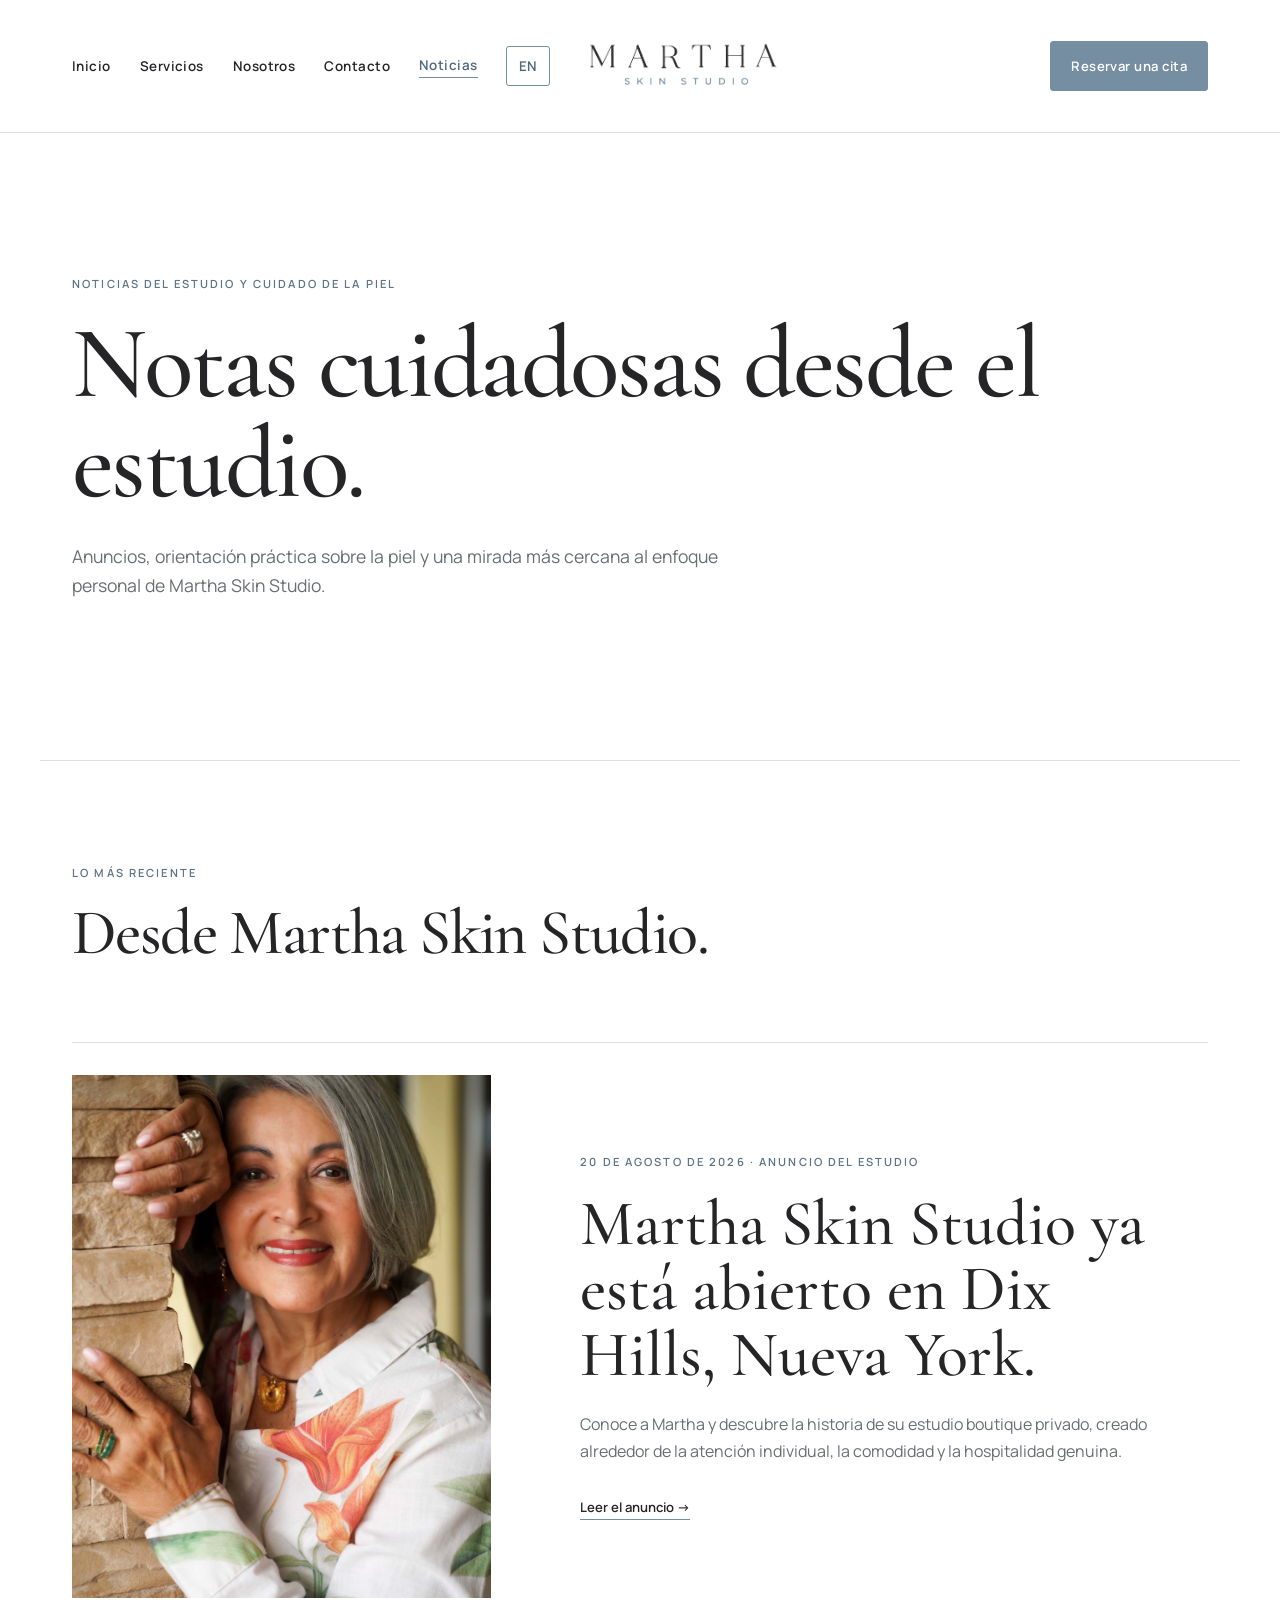
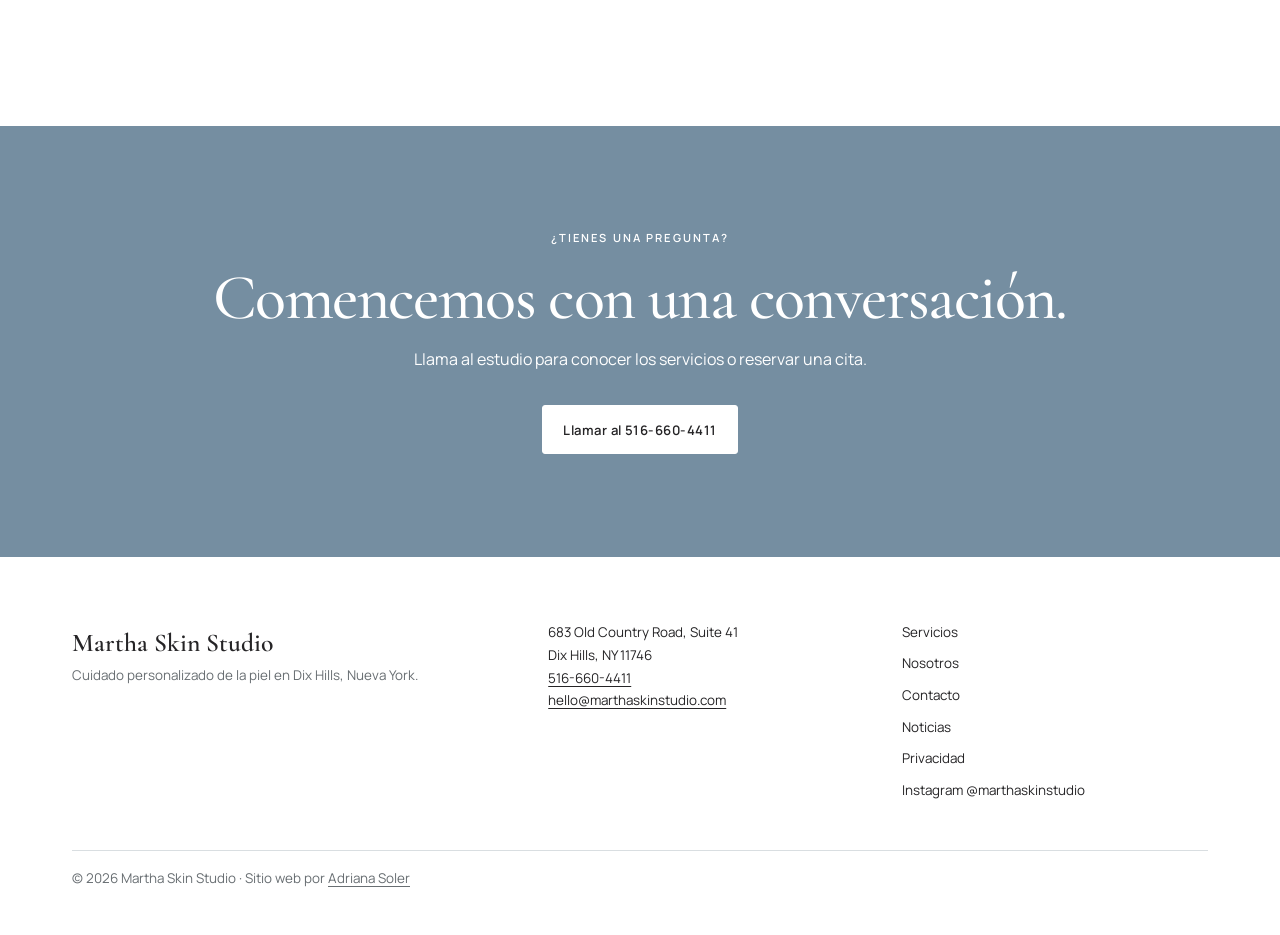
<file: es/noticias-del-estudio.html>
<!doctype html>
<html lang="es" data-language-pair data-english-url="../studio-news.html">
<head>
  <meta charset="utf-8">
  <meta name="viewport" content="width=device-width, initial-scale=1">
  <link rel="icon" type="image/png" sizes="512x512" href="../assets/favicon.png">
  <link rel="apple-touch-icon" href="../assets/favicon.png">
  <title>Noticias del Estudio y Cuidado de la Piel | Martha Skin Studio</title>
  <meta name="description" content="Lee anuncios del estudio y consejos cuidadosos sobre la piel de Martha Skin Studio en Dix Hills, Nueva York.">
  <link rel="canonical" href="https://www.marthaskinstudio.com/es/noticias-del-estudio.html">
  <link rel="alternate" hreflang="en" href="https://www.marthaskinstudio.com/studio-news.html">
  <link rel="alternate" hreflang="es" href="https://www.marthaskinstudio.com/es/noticias-del-estudio.html">
  <link rel="alternate" hreflang="x-default" href="https://www.marthaskinstudio.com/studio-news.html">
  <meta property="og:type" content="website">
  <meta property="og:locale" content="es_US">
  <meta property="og:title" content="Noticias del Estudio y Cuidado de la Piel | Martha Skin Studio">
  <meta property="og:description" content="Anuncios y orientación sobre el cuidado de la piel de Martha Skin Studio en Dix Hills.">
  <meta property="og:url" content="https://www.marthaskinstudio.com/es/noticias-del-estudio.html">
  <meta property="og:image" content="https://www.marthaskinstudio.com/assets/martha-portrait.jpg">
  <meta name="twitter:card" content="summary_large_image">
  <meta name="twitter:title" content="Noticias del Estudio | Martha Skin Studio">
  <meta name="twitter:description" content="Noticias y orientación sobre el cuidado de la piel desde nuestro estudio en Dix Hills.">
  <meta name="twitter:image" content="https://www.marthaskinstudio.com/assets/martha-portrait.jpg">
  <link rel="preconnect" href="https://fonts.googleapis.com">
  <link rel="preconnect" href="https://fonts.gstatic.com" crossorigin>
  <link href="https://fonts.googleapis.com/css2?family=Cormorant+Garamond:wght@500;600&amp;family=Manrope:wght@400;500;600&amp;display=swap" rel="stylesheet">
  <link rel="stylesheet" href="../styles.css?v=15">
  <script type="application/ld+json">
  {
    "@context": "https://schema.org",
    "@graph": [
      {
        "@type": "CollectionPage",
        "@id": "https://www.marthaskinstudio.com/es/noticias-del-estudio.html#page",
        "url": "https://www.marthaskinstudio.com/es/noticias-del-estudio.html",
        "name": "Noticias del Estudio y Cuidado de la Piel",
        "description": "Anuncios del estudio y orientación sobre el cuidado de la piel de Martha Skin Studio en Dix Hills, Nueva York.",
        "inLanguage": "es-US",
        "mainEntity": {"@id": "https://www.marthaskinstudio.com/es/noticias-del-estudio.html#articulos"}
      },
      {
        "@type": "ItemList",
        "@id": "https://www.marthaskinstudio.com/es/noticias-del-estudio.html#articulos",
        "numberOfItems": 1,
        "itemListElement": [{"@type": "ListItem", "position": 1, "url": "https://www.marthaskinstudio.com/es/martha-skin-studio-abierto-dix-hills.html", "name": "Martha Skin Studio ya está abierto en Dix Hills, Nueva York"}]
      },
      {
        "@type": "BreadcrumbList",
        "itemListElement": [
          {"@type": "ListItem", "position": 1, "name": "Inicio", "item": "https://www.marthaskinstudio.com/"},
          {"@type": "ListItem", "position": 2, "name": "Noticias del Estudio", "item": "https://www.marthaskinstudio.com/es/noticias-del-estudio.html"}
        ]
      }
    ]
  }
  </script>
</head>
<body>
  <a class="skip-link" href="#main">Saltar al contenido</a>
  <header class="site-header"><div class="header-inner"><button class="menu-toggle" type="button" aria-expanded="false" aria-controls="site-nav"><span class="menu-label">Menú</span><span aria-hidden="true">☰</span></button><a class="brand" href="../index.html" aria-label="Página principal de Martha Skin Studio"><img src="../assets/martha-skin-studio-logo.png" alt="Martha Skin Studio" width="240" height="58"></a><nav id="site-nav" class="site-nav" aria-label="Principal"><a href="../index.html">Inicio</a><a href="../services.html">Servicios</a><a href="../about.html">Nosotros</a><a href="../contact.html">Contacto</a><a aria-current="page" href="noticias-del-estudio.html">Noticias</a></nav><a class="button header-cta" href="tel:+15166604411">Reservar una cita</a></div></header>
  <main id="main">
    <section class="page-hero journal-hero"><p class="eyebrow">Noticias del estudio y cuidado de la piel</p><h1>Notas cuidadosas desde el estudio.</h1><p>Anuncios, orientación práctica sobre la piel y una mirada más cercana al enfoque personal de Martha Skin Studio.</p></section>
    <section class="section journal-list" aria-labelledby="latest-title"><div class="section-heading"><p class="eyebrow">Lo más reciente</p><h2 id="latest-title">Desde Martha Skin Studio.</h2></div><article class="journal-card"><a class="journal-image" href="martha-skin-studio-abierto-dix-hills.html" aria-label="Leer Martha Skin Studio ya está abierto en Dix Hills"><img src="../assets/martha-portrait.jpg" alt="Martha, fundadora de Martha Skin Studio" width="800" height="1000" loading="lazy" decoding="async"></a><div class="journal-card-copy"><p class="eyebrow"><time datetime="2026-08-20">20 de agosto de 2026</time> · Anuncio del estudio</p><h3><a href="martha-skin-studio-abierto-dix-hills.html">Martha Skin Studio ya está abierto en Dix Hills, Nueva York.</a></h3><p>Conoce a Martha y descubre la historia de su estudio boutique privado, creado alrededor de la atención individual, la comodidad y la hospitalidad genuina.</p><a class="text-link" href="martha-skin-studio-abierto-dix-hills.html">Leer el anuncio <span aria-hidden="true">→</span></a></div></article></section>
    <section class="cta-band"><p class="eyebrow">¿Tienes una pregunta?</p><h2>Comencemos con una conversación.</h2><p>Llama al estudio para conocer los servicios o reservar una cita.</p><a class="button button-light" href="tel:+15166604411">Llamar al 516-660-4411</a></section>
  </main>
  <footer class="site-footer"><div class="footer-brand"><strong>Martha Skin Studio</strong><p>Cuidado personalizado de la piel en Dix Hills, Nueva York.</p></div><address>683 Old Country Road, Suite 41<br>Dix Hills, NY 11746<br><a href="tel:+15166604411">516-660-4411</a><br><a href="mailto:hello@marthaskinstudio.com">hello@marthaskinstudio.com</a></address><nav aria-label="Pie de página"><a href="../services.html">Servicios</a><a href="../about.html">Nosotros</a><a href="../contact.html">Contacto</a><a aria-current="page" href="noticias-del-estudio.html">Noticias</a><a href="../privacy.html">Privacidad</a><a href="https://www.instagram.com/marthaskinstudio/" rel="noopener" target="_blank">Instagram @marthaskinstudio</a></nav><p class="copyright">© <span data-year>2026</span> Martha Skin Studio <span aria-hidden="true">·</span> Sitio web por <a href="https://adrianasoler.com" rel="noopener" target="_blank">Adriana Soler</a></p></footer>
  <script src="../script.js?v=13" defer></script>
</body>
</html>
</file>
<file: styles.css>
:root{--blue:#758ea1;--mist:#abbac4;--pale:#eef2f4;--secondary:#b8c4cd;--gray:#686e72;--charcoal:#252426;--white:#fff;--rule:#d9dee1;--max:1200px;--reading:680px;--serif:"Cormorant Garamond",Georgia,serif;--sans:"Manrope",Arial,sans-serif}
*{box-sizing:border-box}
html{scroll-behavior:smooth}
body{margin:0;color:var(--charcoal);background:var(--white);font:400 1rem/1.7 var(--sans);-webkit-font-smoothing:antialiased}
img{display:block;max-width:100%;height:auto}
a{color:inherit;text-underline-offset:.2em}
button,input,textarea,select{font:inherit}
button,a{touch-action:manipulation}
h1,h2,h3,p{margin-top:0}
h1,h2{font-family:var(--serif);font-weight:500;line-height:.98;letter-spacing:-.025em}
h1{font-size:clamp(3.4rem,8vw,7.2rem);margin-bottom:1.75rem}
h2{font-size:clamp(2.5rem,5vw,4.5rem);margin-bottom:1.5rem}
h3{font-size:1rem;line-height:1.35}
.skip-link{position:fixed;z-index:100;top:.5rem;left:.5rem;transform:translateY(-160%);background:var(--charcoal);color:#fff;padding:.75rem 1rem}
.skip-link:focus{transform:none}
:focus-visible{outline:3px solid #252426;outline-offset:4px}
.site-header{position:relative;z-index:10;background:#fff;border-bottom:1px solid var(--rule)}
.header-inner{max-width:var(--max);min-height:132px;margin:auto;padding:1.25rem 2rem;display:grid;grid-template-columns:1fr auto 1fr;grid-template-areas:"nav brand cta";align-items:center;gap:2rem}
.brand{grid-area:brand;display:block}
.brand img{width:200px;max-height:82px;object-fit:contain}
.brand-solo{justify-self:center}
.site-nav{grid-area:nav;display:flex;gap:1.8rem;align-items:center}
.site-nav a{text-decoration:none;font-size:.84rem;font-weight:600;letter-spacing:.035em}
.site-nav a[aria-current=page]{color:#4f687b;border-bottom:1px solid var(--blue)}
.language-toggle{display:inline-flex;border:1px solid var(--blue);border-radius:3px;background:#fff;color:#4f687b;min-height:38px;padding:.45rem .7rem;font-size:.72rem;font-weight:600;letter-spacing:.08em;cursor:pointer;text-decoration:none;align-items:center;justify-content:center}
.language-toggle:hover{background:var(--pale)}
.mobile-language-toggle{display:none}
.button{display:inline-flex;align-items:center;justify-content:center;min-height:46px;padding:.78rem 1.25rem;border:1px solid var(--blue);border-radius:3px;background:var(--blue);color:#fff;text-decoration:none;font-size:.82rem;font-weight:600;letter-spacing:.035em;cursor:pointer;transition:background-color .2s,color .2s,border-color .2s}
.button:hover{background:#536d80;border-color:#536d80}
.header-cta{grid-area:cta;justify-self:end}
.menu-toggle{display:none}
.back-to-top{position:fixed;z-index:20;right:clamp(1rem,3vw,2rem);bottom:clamp(1rem,3vw,2rem);display:grid;place-items:center;width:48px;height:48px;padding:0;border:1px solid rgba(37,36,38,.28);border-radius:50%;background:rgba(255,255,255,.94);color:var(--charcoal);box-shadow:0 8px 24px rgba(37,36,38,.08);cursor:pointer;opacity:0;visibility:hidden;transform:translateY(10px);transition:opacity .2s,transform .2s,visibility .2s,background-color .2s,border-color .2s}
.back-to-top.is-visible{opacity:1;visibility:visible;transform:none}
.back-to-top:hover{background:var(--blue);border-color:var(--blue);color:#fff}
.back-to-top svg{width:18px;height:18px;fill:none;stroke:currentColor;stroke-width:1.4;stroke-linecap:round;stroke-linejoin:round}
.hero{max-width:1440px;margin:auto;display:grid;grid-template-columns:minmax(0,1fr) minmax(0,1fr);min-height:730px}
.hero-copy{padding:clamp(4rem,9vw,9rem) clamp(2rem,7vw,7rem);display:flex;flex-direction:column;justify-content:center}
.hero-copy h1{max-width:740px}
.eyebrow{text-transform:uppercase;letter-spacing:.19em;font-size:.7rem;font-weight:600;color:#5c7486;margin-bottom:1.25rem}
.lede{max-width:610px;font-size:1.1rem;color:var(--gray);margin-bottom:2rem}
.hero-media{margin:0;background:var(--pale);min-height:560px;overflow:hidden}
.hero-media img{width:100%;height:100%;object-fit:cover}
.actions{display:flex;align-items:center;gap:1.75rem;flex-wrap:wrap}
.text-link{text-decoration:none;font-size:.82rem;font-weight:600;border-bottom:1px solid var(--blue);padding-bottom:.2rem}
.section{max-width:var(--max);margin:auto;padding:clamp(5rem,10vw,9rem) 2rem}
.section-heading{max-width:var(--reading);margin-bottom:clamp(3rem,6vw,5rem)}
.section-heading.split{max-width:none;display:grid;grid-template-columns:1fr 1fr;gap:4rem;align-items:end}
.section-heading.split>p{max-width:480px;color:var(--gray)}
.three-up{display:grid;grid-template-columns:repeat(3,1fr);border-top:1px solid var(--rule)}
.three-up article{padding:2rem 2.5rem 1rem 0;border-right:1px solid var(--rule)}
.three-up article+article{padding-left:2.5rem}
.three-up article:last-child{border-right:0}
.three-up span,.service-grid span,.steps>li>span{color:#5c7486;font-size:.68rem;letter-spacing:.13em}
.three-up h3{margin-top:2.5rem}
.three-up p{color:var(--gray);font-size:.92rem}
.studio-announcement{max-width:var(--max);margin:0 auto;padding:3rem 2rem;border-top:1px solid var(--rule);border-bottom:1px solid var(--rule);display:grid;grid-template-columns:1.3fr 1fr auto;gap:3rem;align-items:end}
.studio-announcement h2{font-size:clamp(2.1rem,4vw,3.5rem);margin-bottom:0}
.studio-announcement>p{max-width:480px;color:var(--gray);margin:0}
.services-preview{max-width:none;background:var(--pale)}
.services-preview>.section-heading,.services-preview>.service-grid{max-width:var(--max);margin-left:auto;margin-right:auto}
.service-grid{display:grid;grid-template-columns:repeat(3,1fr);border-top:1px solid var(--secondary);border-left:1px solid var(--secondary)}
.service-grid a{padding:2rem;min-height:275px;border-right:1px solid var(--secondary);border-bottom:1px solid var(--secondary);text-decoration:none;transition:background-color .2s}
.service-grid a:hover{background:#fff}
.service-grid h3{font-family:var(--serif);font-size:2rem;font-weight:500;margin:3rem 0 1rem}
.service-grid p{color:var(--gray);font-size:.9rem}
.about-preview{display:grid;grid-template-columns:1fr 1fr;gap:clamp(3rem,8vw,8rem);align-items:center}
.about-preview figure,.editorial-about figure{margin:0;background:var(--pale)}
.about-preview figure img,.editorial-about figure img{width:100%;aspect-ratio:4/5;object-fit:cover}
.narrow-copy{max-width:510px}
.placeholder-note{padding:1rem 1.15rem;border-left:3px solid var(--blue);background:var(--pale);color:#4b5053;font-size:.9rem}
.experience{border-top:1px solid var(--rule)}
.steps{list-style:none;padding:0;margin:0;border-top:1px solid var(--rule)}
.steps li{display:grid;grid-template-columns:80px 1fr;padding:1.6rem 0;border-bottom:1px solid var(--rule)}
.steps h3{margin-bottom:.35rem}
.steps p{margin:0;color:var(--gray)}
.faq{max-width:none;background:var(--pale)}
.faq>.section-heading,.faq-list{max-width:var(--max);margin-left:auto;margin-right:auto}
.faq-list{border-top:1px solid var(--secondary)}
.faq details{border-bottom:1px solid var(--secondary);padding:1.25rem 0}
.faq summary{cursor:pointer;font-family:var(--serif);font-size:1.5rem;font-weight:500}
.faq details p{max-width:var(--reading);margin:.8rem 0 0;color:var(--gray)}
.local-contact,.cta-band{background:var(--blue);color:#fff;padding:clamp(4rem,8vw,7rem) max(2rem,calc((100vw - var(--max))/2));display:grid;grid-template-columns:1.5fr 1fr auto;gap:4rem;align-items:end}
.local-contact .eyebrow,.cta-band .eyebrow{color:#fff}
address{font-style:normal}
.local-contact a{color:#fff}
.button-light{background:#fff;color:var(--charcoal);border-color:#fff}
.button-light:hover{background:transparent;color:#fff;border-color:#fff}
.site-footer{max-width:var(--max);margin:auto;padding:4rem 2rem 2rem;display:grid;grid-template-columns:1.4fr 1fr 1fr;gap:3rem;font-size:.84rem}
.site-footer strong{font-family:var(--serif);font-size:1.6rem;font-weight:600}
.site-footer p{color:var(--gray)}
.site-footer nav{display:flex;flex-direction:column;align-items:flex-start;gap:.55rem}
.site-footer nav a{text-decoration:none}
.copyright{grid-column:1/-1;border-top:1px solid var(--rule);padding-top:1rem}
.copyright a{color:inherit;text-underline-offset:.2em}
.page-hero{max-width:var(--max);margin:auto;padding:clamp(5rem,11vw,10rem) 2rem;border-bottom:1px solid var(--rule)}
.page-hero h1{max-width:900px}
.page-hero>p:last-child{max-width:var(--reading);color:var(--gray);font-size:1.1rem}
.service-sections{max-width:var(--max);margin:auto;padding:0 2rem}
.service-detail{display:grid;grid-template-columns:1fr 1fr;gap:clamp(3rem,8vw,8rem);padding:clamp(5rem,9vw,8rem) 0;border-bottom:1px solid var(--rule)}
.service-detail h2{font-size:clamp(3rem,6vw,5.5rem)}
.service-detail h3{margin:0 0 .5rem}
.service-detail p{color:var(--gray);margin-bottom:2rem}
.service-detail .lede-small{font-size:1.08rem;max-width:450px}
.cta-band{display:block;text-align:center}
.cta-band h2{margin-bottom:1rem}.cta-band p:not(.eyebrow){max-width:580px;margin:0 auto 2rem}
.editorial-about,.contact-layout{max-width:var(--max);margin:auto;padding:clamp(5rem,10vw,9rem) 2rem;display:grid;grid-template-columns:1fr 1fr;gap:clamp(3rem,9vw,9rem);align-items:start}
.editorial-about h2{font-size:clamp(3rem,6vw,5rem)}
.fact-block{margin-top:2.5rem;padding-top:1.5rem;border-top:1px solid var(--rule)}
.qualification-list{list-style:none;margin:0;padding:0;border-top:1px solid var(--rule)}
.qualification-list li{padding:.8rem 0;border-bottom:1px solid var(--rule);font-size:.9rem}
.contact-details h2,.form-panel h2{font-size:clamp(2.5rem,5vw,4rem)}
.contact-details address{font-size:1.08rem;margin-bottom:1.5rem}
.contact-details .hours{margin:2rem 0}
.directions-link{display:inline-block;margin-left:1rem}
.form-panel{background:var(--pale);padding:clamp(2rem,5vw,4rem)}
.field{margin-bottom:1.25rem}
.field label{display:block;font-size:.78rem;font-weight:600;margin-bottom:.4rem}
.field label span,.form-note{font-weight:400;color:var(--gray)}
.field input,.field textarea,.field select{width:100%;background:#fff;border:1px solid #9da5aa;border-radius:2px;padding:.78rem}
.field textarea{resize:vertical}
.field [aria-invalid=true]{border-color:#8b2020}
.error{display:block;color:#7a1616;font-size:.76rem;min-height:1.2rem}
.form-note,.form-status{font-size:.78rem;margin-top:1rem}
.legal{max-width:var(--reading);margin:auto;padding:clamp(5rem,10vw,9rem) 2rem}
.legal h1{font-size:clamp(3rem,7vw,5.5rem)}
.legal h2{font-family:var(--sans);font-size:1rem;font-weight:600;line-height:1.4;margin:2.5rem 0 .6rem}
.legal .updated{color:var(--gray)}
.news-article{max-width:var(--max);margin:auto;padding:clamp(5rem,10vw,9rem) 2rem;display:grid;grid-template-columns:minmax(0,1.25fr) minmax(300px,.75fr);column-gap:clamp(3rem,8vw,8rem)}
.news-header{grid-column:1/-1;max-width:1000px;margin-bottom:clamp(3rem,7vw,6rem)}
.breadcrumb{display:flex;gap:.65rem;align-items:center;margin-bottom:2rem;color:var(--gray);font-size:.75rem}
.breadcrumb a{text-decoration:none;border-bottom:1px solid var(--rule)}
.news-header h1{font-size:clamp(3.3rem,7vw,6.8rem)}
.news-deck{max-width:760px;color:var(--gray);font-size:1.15rem}
.news-date{font-size:.75rem;letter-spacing:.08em;text-transform:uppercase;color:var(--gray)}
.news-image{grid-column:2;margin:0;grid-row:2;align-self:start}
.news-image img{width:100%;aspect-ratio:4/5;object-fit:cover}
.news-image figcaption{margin-top:.7rem;color:var(--gray);font-size:.75rem}
.news-body{grid-column:1;grid-row:2;max-width:var(--reading);font-size:1.02rem}
.news-body>p:first-child{font-size:1.12rem}
.news-body h2{font-size:clamp(2.25rem,4vw,3.5rem);margin-top:3.5rem}
.news-body blockquote{margin:3rem 0;padding:2rem 0;border-top:1px solid var(--blue);border-bottom:1px solid var(--blue)}
.news-body blockquote p{font-family:var(--serif);font-size:clamp(1.7rem,3vw,2.35rem);line-height:1.15;margin-bottom:1rem}
.news-body cite{font-style:normal;color:var(--gray);font-size:.78rem}
.news-body address{margin-top:2rem;padding-top:1.5rem;border-top:1px solid var(--rule)}
.journal-hero h1{max-width:980px}
.journal-list{padding-top:clamp(4rem,8vw,7rem)}
.journal-card{display:grid;grid-template-columns:minmax(280px,.8fr) minmax(0,1.2fr);gap:clamp(2.5rem,7vw,7rem);align-items:center;padding-top:2rem;border-top:1px solid var(--rule)}
.journal-image{display:block;background:var(--pale);overflow:hidden}
.journal-image img{width:100%;aspect-ratio:4/5;object-fit:cover;transition:transform .35s ease}
.journal-image:hover img{transform:scale(1.015)}
.journal-card-copy{max-width:570px}
.journal-card-copy h3{font-family:var(--serif);font-size:clamp(2.25rem,5vw,4.25rem);font-weight:500;line-height:1.02;margin-bottom:1.5rem}
.journal-card-copy h3 a{text-decoration:none}
.journal-card-copy>p:not(.eyebrow){color:var(--gray);margin-bottom:1.75rem}
.not-found{min-height:calc(100vh - 133px);display:flex;flex-direction:column;justify-content:center;align-items:center;text-align:center;padding:3rem 2rem}
.not-found h1{font-size:clamp(3rem,8vw,6rem);margin-bottom:1rem}.not-found p:not(.eyebrow){color:var(--gray);margin-bottom:2rem}
@media(max-width:900px){
  .header-inner{min-height:104px;grid-template-columns:1fr auto 1fr;grid-template-areas:"menu brand cta";padding:1rem 1.25rem}
  .brand img{width:150px;height:68px}
  .menu-toggle{grid-area:menu;display:flex;gap:.5rem;align-items:center;justify-content:center;width:52px;height:52px;border:1px solid var(--rule);border-radius:3px;background:#fff;padding:0;font-size:1.75rem;font-weight:600;line-height:1}
  .site-nav{display:none;position:absolute;top:100%;left:0;right:0;background:#fff;padding:1.5rem;flex-direction:column;align-items:flex-start;border-bottom:1px solid var(--rule)}
  .site-nav.is-open{display:flex}
  .language-toggle{margin-top:.4rem;min-height:44px}
  .site-nav .language-toggle{display:none}
  .mobile-language-toggle{grid-area:cta;display:inline-flex;align-items:center;justify-content:center;justify-self:end;margin:0 54px 0 0;min-height:46px;min-width:46px;padding:.4rem;font-size:.65rem}
  .header-cta{font-size:0;padding:.65rem;min-width:46px}.header-cta::after{content:"Book";font-size:.75rem}
  .hero{grid-template-columns:1fr;min-height:0}.hero-copy{padding:5rem 2rem}.hero-media{min-height:420px}
  .section-heading.split,.about-preview,.editorial-about,.contact-layout,.service-detail{grid-template-columns:1fr}
  .service-detail{gap:2rem}
  .service-grid{grid-template-columns:1fr 1fr}
  .local-contact{grid-template-columns:1fr 1fr}.local-contact .button{grid-column:1/-1;justify-self:start}
  .studio-announcement{grid-template-columns:1fr 1fr}.studio-announcement .text-link{grid-column:1/-1;justify-self:start}
  .news-article{grid-template-columns:1fr}.news-header,.news-image,.news-body{grid-column:1;grid-row:auto}.news-image{max-width:520px;margin-bottom:3rem}
  .journal-card{grid-template-columns:1fr}.journal-image{max-width:520px}
}
@media(max-width:640px){
  h1{font-size:3.35rem}
  .menu-label{position:absolute;width:1px;height:1px;overflow:hidden;clip:rect(0 0 0 0)}
  .header-inner{gap:.5rem}.brand img{width:125px}.header-cta{justify-self:end}
  .hero-copy{padding:4rem 1.25rem}.hero-media{min-height:360px}
  .section,.page-hero,.editorial-about,.contact-layout{padding-left:1.25rem;padding-right:1.25rem}
  .three-up{grid-template-columns:1fr}.three-up article,.three-up article+article{border-right:0;border-bottom:1px solid var(--rule);padding:1.75rem 0}.three-up h3{margin-top:1.2rem}
  .service-grid{grid-template-columns:1fr}.service-grid a{min-height:230px}
  .section-heading.split{gap:1rem}
  .local-contact{grid-template-columns:1fr;padding:4rem 1.25rem;gap:2rem}.local-contact .button{grid-column:auto}
  .site-footer{grid-template-columns:1fr;padding:3rem 1.25rem 1.5rem}.copyright{grid-column:auto}
  .steps li{grid-template-columns:50px 1fr}
  .service-sections{padding:0 1.25rem}
  .form-panel{padding:1.5rem}
  .studio-announcement{grid-template-columns:1fr;padding:2.5rem 1.25rem;gap:1.5rem}.studio-announcement .text-link{grid-column:auto}
  .news-article{padding-left:1.25rem;padding-right:1.25rem}
  .directions-link{display:block;width:max-content;margin:1.25rem 0 0}
}
@media(prefers-reduced-motion:reduce){html{scroll-behavior:auto}*,*::before,*::after{transition-duration:.01ms!important;animation-duration:.01ms!important;animation-iteration-count:1!important}}
</file>
